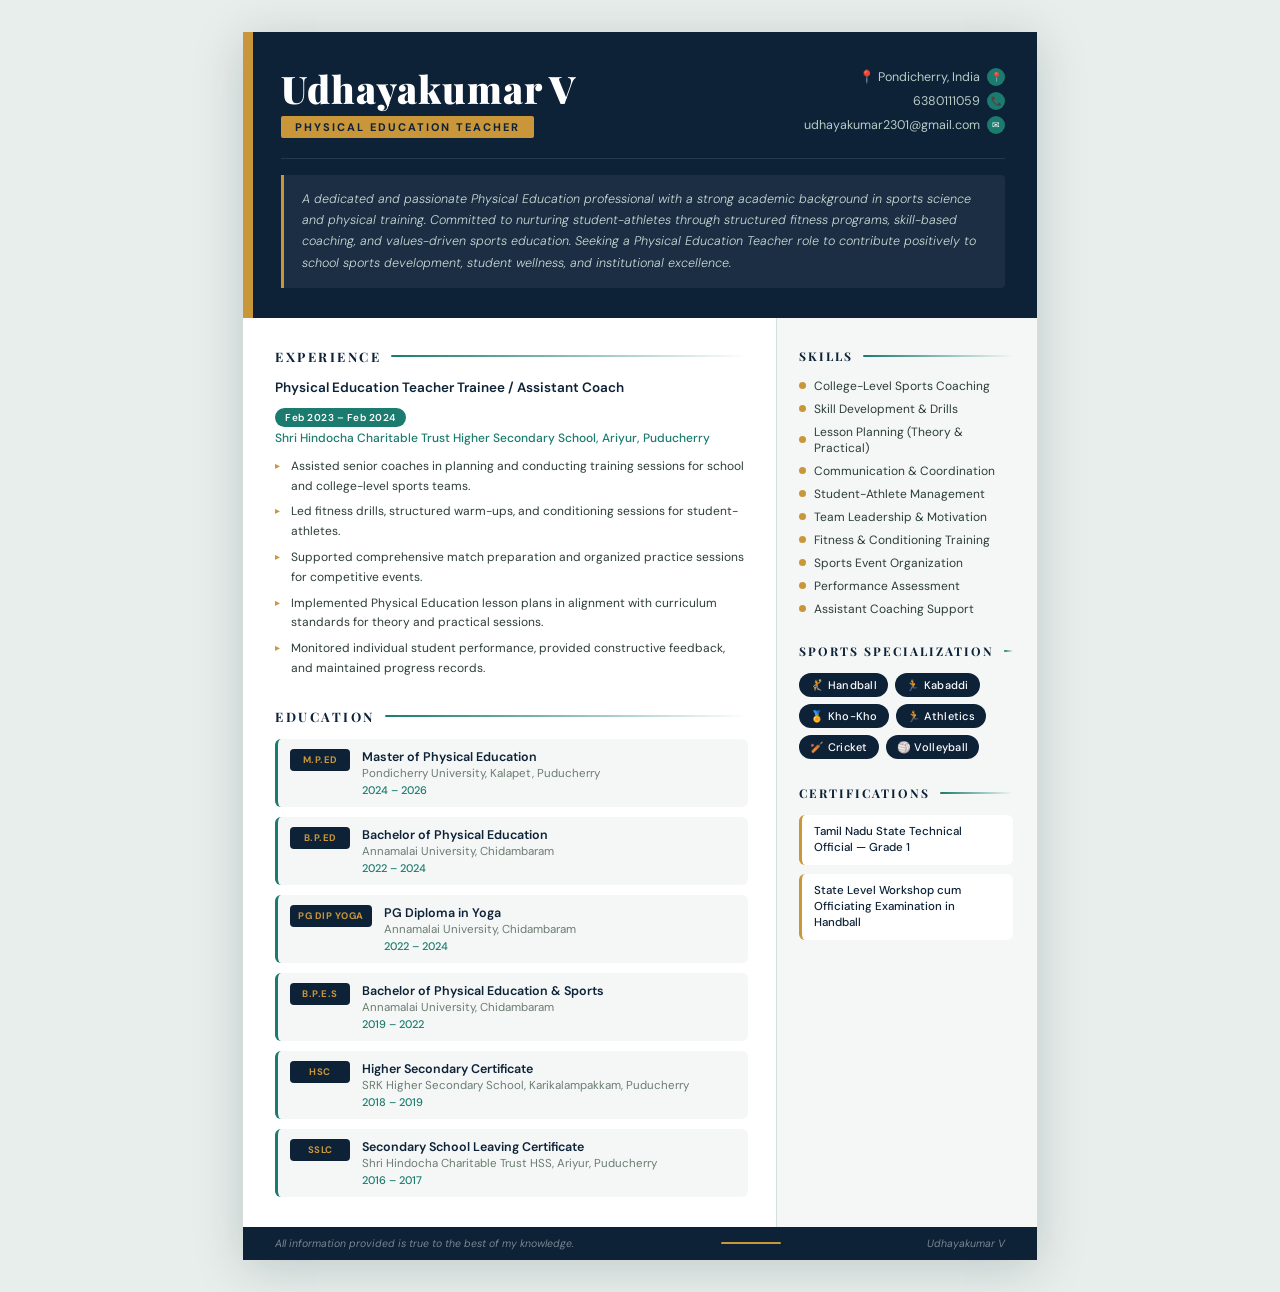
<file: index.html>
<!DOCTYPE html>
<html lang="en">
<head>
<meta charset="UTF-8" />
<meta name="viewport" content="width=device-width, initial-scale=1.0"/>
<title>Udhayakumar V – Resume</title>
<link href="https://fonts.googleapis.com/css2?family=Playfair+Display:wght@700;900&family=DM+Sans:wght@300;400;500;600&display=swap" rel="stylesheet"/>
<style>
  *, *::before, *::after { box-sizing: border-box; margin: 0; padding: 0; }

  :root {
    --navy: #0d2137;
    --teal: #1a7b6e;
    --gold: #c9963a;
    --light: #f4f7f6;
    --white: #ffffff;
    --text: #2c3e35;
    --muted: #6b7c72;
    --border: #d4e0da;
  }

  body {
    font-family: 'DM Sans', sans-serif;
    background: #e8eeeb;
    color: var(--text);
    min-height: 100vh;
    display: flex;
    justify-content: center;
    align-items: flex-start;
    padding: 32px 16px;
  }

  .page {
    width: 794px;
    max-width: 100%;
    background: var(--white);
    box-shadow: 0 8px 48px rgba(13,33,55,0.18);
    position: relative;
    overflow: hidden;
  }

  /* ── HEADER ── */
  .header {
    background: var(--navy);
    display: flex;
    align-items: stretch;
    gap: 0;
    position: relative;
  }

  .header-accent {
    width: 10px;
    background: var(--gold);
    flex-shrink: 0;
  }

  .header-body {
    padding: 36px 32px 30px 28px;
    flex: 1;
  }

  .header-top {
    display: flex;
    justify-content: space-between;
    align-items: flex-start;
    flex-wrap: wrap;
    gap: 12px;
  }

  .name-block h1 {
    font-family: 'Playfair Display', serif;
    font-size: 38px;
    font-weight: 900;
    color: var(--white);
    letter-spacing: 1px;
    line-height: 1.1;
  }

  .name-block .title-tag {
    margin-top: 6px;
    display: inline-block;
    background: var(--gold);
    color: var(--navy);
    font-size: 11px;
    font-weight: 700;
    letter-spacing: 2px;
    text-transform: uppercase;
    padding: 4px 14px;
    border-radius: 2px;
  }

  .contact-block {
    text-align: right;
    display: flex;
    flex-direction: column;
    gap: 6px;
    justify-content: center;
  }

  .contact-item {
    display: flex;
    align-items: center;
    gap: 7px;
    justify-content: flex-end;
    color: #b8ccc5;
    font-size: 12.5px;
    font-weight: 400;
  }

  .contact-item .ico {
    width: 18px;
    height: 18px;
    background: var(--teal);
    border-radius: 50%;
    display: flex;
    align-items: center;
    justify-content: center;
    font-size: 9px;
    color: white;
    flex-shrink: 0;
  }

  .header-divider {
    border: none;
    border-top: 1px solid rgba(255,255,255,0.1);
    margin: 20px 0 0;
  }

  .objective-box {
    margin-top: 16px;
    padding: 14px 18px;
    background: rgba(255,255,255,0.06);
    border-left: 3px solid var(--gold);
    border-radius: 0 4px 4px 0;
  }

  .objective-box p {
    color: #c8dbd5;
    font-size: 12.5px;
    font-weight: 300;
    line-height: 1.7;
    font-style: italic;
  }

  /* ── BODY ── */
  .body {
    display: grid;
    grid-template-columns: 1fr 260px;
    gap: 0;
  }

  /* LEFT MAIN */
  .main {
    padding: 30px 28px 30px 32px;
    border-right: 1px solid var(--border);
  }

  /* RIGHT SIDE */
  .side {
    padding: 30px 24px 30px 22px;
    background: var(--light);
  }

  /* ── SECTION ── */
  .section { margin-bottom: 26px; }
  .section:last-child { margin-bottom: 0; }

  .section-title {
    font-family: 'Playfair Display', serif;
    font-size: 13px;
    font-weight: 700;
    color: var(--navy);
    text-transform: uppercase;
    letter-spacing: 2.5px;
    display: flex;
    align-items: center;
    gap: 10px;
    margin-bottom: 14px;
  }

  .section-title::after {
    content: '';
    flex: 1;
    height: 2px;
    background: linear-gradient(to right, var(--teal), transparent);
    border-radius: 2px;
  }

  /* EXPERIENCE */
  .exp-item { margin-bottom: 18px; }
  .exp-item:last-child { margin-bottom: 0; }

  .exp-header {
    display: flex;
    justify-content: space-between;
    align-items: flex-start;
    gap: 12px;
    flex-wrap: wrap;
  }

  .exp-role {
    font-size: 13.5px;
    font-weight: 600;
    color: var(--navy);
  }

  .exp-period {
    background: var(--teal);
    color: white;
    font-size: 10px;
    font-weight: 600;
    padding: 3px 10px;
    border-radius: 20px;
    white-space: nowrap;
    letter-spacing: 0.5px;
  }

  .exp-org {
    font-size: 12px;
    color: var(--teal);
    font-weight: 500;
    margin: 3px 0 8px;
  }

  .exp-bullets { padding-left: 0; list-style: none; }

  .exp-bullets li {
    font-size: 12px;
    color: var(--text);
    line-height: 1.65;
    padding: 3px 0 3px 16px;
    position: relative;
    font-weight: 400;
  }

  .exp-bullets li::before {
    content: '▸';
    position: absolute;
    left: 0;
    color: var(--gold);
    font-size: 10px;
    top: 4px;
  }

  /* EDUCATION */
  .edu-grid { display: flex; flex-direction: column; gap: 10px; }

  .edu-item {
    display: flex;
    gap: 12px;
    align-items: flex-start;
    padding: 10px 12px;
    background: var(--light);
    border-radius: 6px;
    border-left: 3px solid var(--teal);
  }

  .edu-badge {
    background: var(--navy);
    color: var(--gold);
    font-size: 9.5px;
    font-weight: 700;
    padding: 5px 8px;
    border-radius: 4px;
    text-transform: uppercase;
    letter-spacing: 0.5px;
    white-space: nowrap;
    min-width: 60px;
    text-align: center;
    line-height: 1.3;
  }

  .edu-details .deg {
    font-size: 12.5px;
    font-weight: 600;
    color: var(--navy);
  }

  .edu-details .inst {
    font-size: 11.5px;
    color: var(--muted);
    margin-top: 1px;
  }

  .edu-details .yr {
    font-size: 11px;
    color: var(--teal);
    font-weight: 500;
    margin-top: 2px;
  }

  /* SIDE SECTIONS */
  .side .section-title {
    font-size: 12px;
    letter-spacing: 2px;
  }

  /* SKILLS */
  .skills-list { display: flex; flex-direction: column; gap: 7px; }

  .skill-item {
    display: flex;
    align-items: center;
    gap: 8px;
    font-size: 12px;
    color: var(--text);
    font-weight: 400;
  }

  .skill-dot {
    width: 7px;
    height: 7px;
    border-radius: 50%;
    background: var(--gold);
    flex-shrink: 0;
  }

  /* SPORTS */
  .sports-grid {
    display: flex;
    flex-wrap: wrap;
    gap: 7px;
  }

  .sport-tag {
    background: var(--navy);
    color: var(--white);
    font-size: 11px;
    font-weight: 500;
    padding: 5px 11px;
    border-radius: 20px;
    letter-spacing: 0.3px;
  }

  /* CERTIFICATIONS */
  .cert-list { display: flex; flex-direction: column; gap: 9px; }

  .cert-item {
    padding: 9px 12px;
    background: var(--white);
    border-radius: 6px;
    border-left: 3px solid var(--gold);
    font-size: 11.5px;
    font-weight: 500;
    color: var(--navy);
    line-height: 1.4;
  }

  /* FOOTER */
  .footer {
    background: var(--navy);
    padding: 10px 32px;
    display: flex;
    justify-content: space-between;
    align-items: center;
  }

  .footer p {
    font-size: 10.5px;
    color: rgba(255,255,255,0.45);
    font-style: italic;
  }

  .footer-line {
    width: 60px;
    height: 2px;
    background: var(--gold);
    border-radius: 2px;
  }

  /* PRINT */
  @media print {
    body { background: white; padding: 0; }
    .page { box-shadow: none; width: 100%; }
  }

  @media (max-width: 650px) {
    .body { grid-template-columns: 1fr; }
    .side { border-top: 1px solid var(--border); }
    .main { padding: 22px 18px; }
    .side { padding: 22px 18px; }
    .header-body { padding: 24px 18px 22px; }
    .name-block h1 { font-size: 28px; }
    .contact-block { text-align: left; }
    .contact-item { justify-content: flex-start; }
    .header-top { flex-direction: column; }
  }
</style>
</head>
<body>
<div class="page">

  <!-- HEADER -->
  <header class="header">
    <div class="header-accent"></div>
    <div class="header-body">
      <div class="header-top">
        <div class="name-block">
          <h1>Udhayakumar V</h1>
          <span class="title-tag">Physical Education Teacher</span>
        </div>
        <div class="contact-block">
          <div class="contact-item">
            <span>📍 Pondicherry, India</span>
            <span class="ico">📍</span>
          </div>
          <div class="contact-item">
            <span>6380111059</span>
            <span class="ico">📞</span>
          </div>
          <div class="contact-item">
            <span>udhayakumar2301@gmail.com</span>
            <span class="ico">✉</span>
          </div>
        </div>
      </div>
      <hr class="header-divider"/>
      <div class="objective-box">
        <p>A dedicated and passionate Physical Education professional with a strong academic background in sports science and physical training. Committed to nurturing student-athletes through structured fitness programs, skill-based coaching, and values-driven sports education. Seeking a Physical Education Teacher role to contribute positively to school sports development, student wellness, and institutional excellence.</p>
      </div>
    </div>
  </header>

  <!-- BODY -->
  <div class="body">

    <!-- MAIN LEFT -->
    <div class="main">

      <!-- EXPERIENCE -->
      <div class="section">
        <div class="section-title">Experience</div>
        <div class="exp-item">
          <div class="exp-header">
            <div class="exp-role">Physical Education Teacher Trainee / Assistant Coach</div>
            <span class="exp-period">Feb 2023 – Feb 2024</span>
          </div>
          <div class="exp-org">Shri Hindocha Charitable Trust Higher Secondary School, Ariyur, Puducherry</div>
          <ul class="exp-bullets">
            <li>Assisted senior coaches in planning and conducting training sessions for school and college-level sports teams.</li>
            <li>Led fitness drills, structured warm-ups, and conditioning sessions for student-athletes.</li>
            <li>Supported comprehensive match preparation and organized practice sessions for competitive events.</li>
            <li>Implemented Physical Education lesson plans in alignment with curriculum standards for theory and practical sessions.</li>
            <li>Monitored individual student performance, provided constructive feedback, and maintained progress records.</li>
          </ul>
        </div>
      </div>

      <!-- EDUCATION -->
      <div class="section">
        <div class="section-title">Education</div>
        <div class="edu-grid">

          <div class="edu-item">
            <div class="edu-badge">M.P.Ed</div>
            <div class="edu-details">
              <div class="deg">Master of Physical Education</div>
              <div class="inst">Pondicherry University, Kalapet, Puducherry</div>
              <div class="yr">2024 – 2026</div>
            </div>
          </div>

          <div class="edu-item">
            <div class="edu-badge">B.P.Ed</div>
            <div class="edu-details">
              <div class="deg">Bachelor of Physical Education</div>
              <div class="inst">Annamalai University, Chidambaram</div>
              <div class="yr">2022 – 2024</div>
            </div>
          </div>

          <div class="edu-item">
            <div class="edu-badge">PG Dip Yoga</div>
            <div class="edu-details">
              <div class="deg">PG Diploma in Yoga</div>
              <div class="inst">Annamalai University, Chidambaram</div>
              <div class="yr">2022 – 2024</div>
            </div>
          </div>

          <div class="edu-item">
            <div class="edu-badge">B.P.E.S</div>
            <div class="edu-details">
              <div class="deg">Bachelor of Physical Education & Sports</div>
              <div class="inst">Annamalai University, Chidambaram</div>
              <div class="yr">2019 – 2022</div>
            </div>
          </div>

          <div class="edu-item">
            <div class="edu-badge">HSC</div>
            <div class="edu-details">
              <div class="deg">Higher Secondary Certificate</div>
              <div class="inst">SRK Higher Secondary School, Karikalampakkam, Puducherry</div>
              <div class="yr">2018 – 2019</div>
            </div>
          </div>

          <div class="edu-item">
            <div class="edu-badge">SSLC</div>
            <div class="edu-details">
              <div class="deg">Secondary School Leaving Certificate</div>
              <div class="inst">Shri Hindocha Charitable Trust HSS, Ariyur, Puducherry</div>
              <div class="yr">2016 – 2017</div>
            </div>
          </div>

        </div>
      </div>

    </div>

    <!-- SIDE RIGHT -->
    <div class="side">

      <!-- SKILLS -->
      <div class="section">
        <div class="section-title">Skills</div>
        <div class="skills-list">
          <div class="skill-item"><span class="skill-dot"></span>College-Level Sports Coaching</div>
          <div class="skill-item"><span class="skill-dot"></span>Skill Development & Drills</div>
          <div class="skill-item"><span class="skill-dot"></span>Lesson Planning (Theory & Practical)</div>
          <div class="skill-item"><span class="skill-dot"></span>Communication & Coordination</div>
          <div class="skill-item"><span class="skill-dot"></span>Student-Athlete Management</div>
          <div class="skill-item"><span class="skill-dot"></span>Team Leadership & Motivation</div>
          <div class="skill-item"><span class="skill-dot"></span>Fitness & Conditioning Training</div>
          <div class="skill-item"><span class="skill-dot"></span>Sports Event Organization</div>
          <div class="skill-item"><span class="skill-dot"></span>Performance Assessment</div>
          <div class="skill-item"><span class="skill-dot"></span>Assistant Coaching Support</div>
        </div>
      </div>

      <!-- SPECIALIZATION -->
      <div class="section">
        <div class="section-title">Sports Specialization</div>
        <div class="sports-grid">
          <span class="sport-tag">🤾 Handball</span>
          <span class="sport-tag">🏃 Kabaddi</span>
          <span class="sport-tag">🏅 Kho-Kho</span>
          <span class="sport-tag">🏃 Athletics</span>
          <span class="sport-tag">🏏 Cricket</span>
          <span class="sport-tag">🏐 Volleyball</span>
        </div>
      </div>

      <!-- CERTIFICATIONS -->
      <div class="section">
        <div class="section-title">Certifications</div>
        <div class="cert-list">
          <div class="cert-item">Tamil Nadu State Technical Official — Grade 1</div>
          <div class="cert-item">State Level Workshop cum Officiating Examination in Handball</div>
        </div>
      </div>

    </div>
  </div>

  <!-- FOOTER -->
  <footer class="footer">
    <p>All information provided is true to the best of my knowledge.</p>
    <div class="footer-line"></div>
    <p>Udhayakumar V</p>
  </footer>

</div>
</body>
</html>
</file>
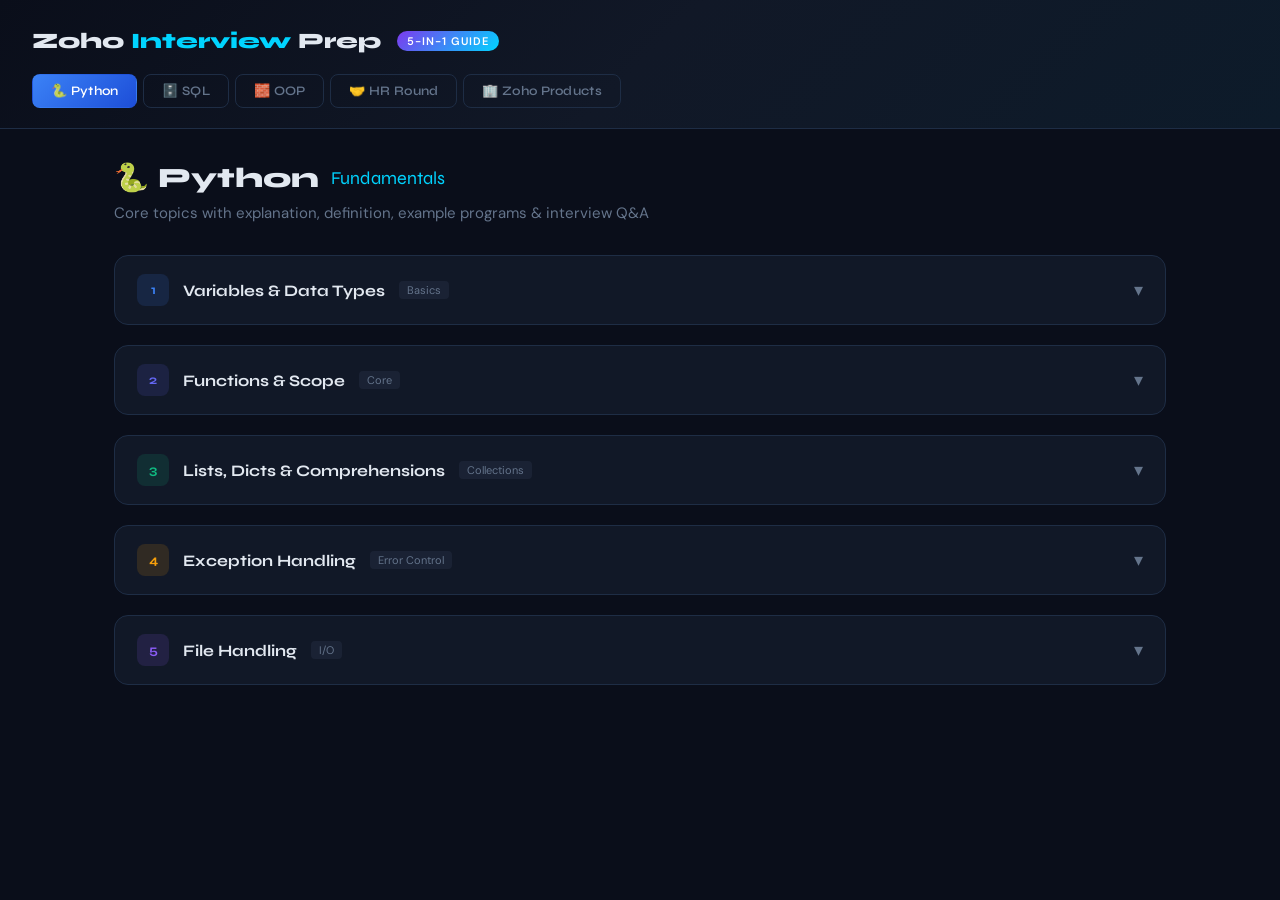
<file: indexs.html>
<!DOCTYPE html>
<html lang="en">
<head>
<meta charset="UTF-8">
<meta name="viewport" content="width=device-width, initial-scale=1.0">
<title>Zoho Interview Prep</title>
<link href="https://fonts.googleapis.com/css2?family=Syne:wght@400;600;700;800&family=JetBrains+Mono:wght@400;500&family=DM+Sans:ital,wght@0,300;0,400;0,500;1,400&display=swap" rel="stylesheet">
<style>
  :root {
    --bg: #0a0e1a;
    --surface: #111827;
    --surface2: #1a2234;
    --border: #1e2d45;
    --accent: #00d4ff;
    --accent2: #7c3aed;
    --accent3: #10b981;
    --accent4: #f59e0b;
    --accent5: #ef4444;
    --text: #e2e8f0;
    --muted: #64748b;
    --code-bg: #0d1117;
  }
  * { margin:0; padding:0; box-sizing:border-box; }
  body { font-family:'DM Sans',sans-serif; background:var(--bg); color:var(--text); min-height:100vh; }

  /* HEADER */
  .header {
    background: linear-gradient(135deg, #0a0e1a 0%, #111827 50%, #0d1b2a 100%);
    border-bottom: 1px solid var(--border);
    padding: 28px 32px 20px;
    position: sticky; top:0; z-index:100;
    backdrop-filter: blur(12px);
  }
  .header-top { display:flex; align-items:center; gap:16px; margin-bottom:20px; }
  .logo { font-family:'Syne',sans-serif; font-size:22px; font-weight:800; }
  .logo span { color:var(--accent); }
  .badge { background: linear-gradient(135deg,#7c3aed,#00d4ff); color:#fff; font-size:11px; font-weight:600; padding:3px 10px; border-radius:20px; letter-spacing:1px; }

  /* TABS */
  .tabs { display:flex; gap:6px; flex-wrap:wrap; }
  .tab {
    font-family:'Syne',sans-serif; font-size:13px; font-weight:600;
    padding:8px 18px; border-radius:8px; cursor:pointer; border:1px solid var(--border);
    background:transparent; color:var(--muted); transition:all 0.2s; letter-spacing:0.3px;
  }
  .tab:hover { border-color:var(--accent); color:var(--accent); }
  .tab.active { color:#fff; border-color:transparent; }
  .tab[data-tab="python"].active { background: linear-gradient(135deg,#3b82f6,#1d4ed8); }
  .tab[data-tab="sql"].active { background: linear-gradient(135deg,#10b981,#047857); }
  .tab[data-tab="oops"].active { background: linear-gradient(135deg,#f59e0b,#d97706); }
  .tab[data-tab="hr"].active { background: linear-gradient(135deg,#ec4899,#be185d); }
  .tab[data-tab="zoho"].active { background: linear-gradient(135deg,#7c3aed,#5b21b6); }

  /* MAIN */
  .main { max-width:1100px; margin:0 auto; padding:32px 24px; }
  .section { display:none; }
  .section.active { display:block; animation: fadeUp 0.35s ease; }
  @keyframes fadeUp { from { opacity:0; transform:translateY(14px); } to { opacity:1; transform:translateY(0); } }

  .section-title {
    font-family:'Syne',sans-serif; font-size:28px; font-weight:800;
    margin-bottom:8px; display:flex; align-items:center; gap:12px;
  }
  .section-sub { color:var(--muted); margin-bottom:32px; font-size:15px; }

  /* TOPIC CARDS */
  .topics-grid { display:grid; gap:20px; }
  .topic-card {
    background:var(--surface); border:1px solid var(--border);
    border-radius:14px; overflow:hidden; transition:border-color 0.2s;
  }
  .topic-card:hover { border-color:var(--accent); }

  .topic-header {
    display:flex; align-items:center; justify-content:space-between;
    padding:18px 22px; cursor:pointer; user-select:none;
  }
  .topic-header-left { display:flex; align-items:center; gap:14px; }
  .topic-num {
    width:32px; height:32px; border-radius:8px; display:flex; align-items:center;
    justify-content:center; font-family:'Syne',sans-serif; font-weight:700; font-size:13px;
    flex-shrink:0;
  }
  .topic-name { font-family:'Syne',sans-serif; font-weight:700; font-size:16px; }
  .topic-tag { font-size:11px; color:var(--muted); background:var(--surface2); padding:2px 8px; border-radius:4px; }
  .chevron { color:var(--muted); transition:transform 0.25s; font-size:18px; }
  .topic-card.open .chevron { transform:rotate(180deg); }

  .topic-body { display:none; border-top:1px solid var(--border); }
  .topic-card.open .topic-body { display:block; }

  /* INNER TABS */
  .inner-tabs { display:flex; border-bottom:1px solid var(--border); background:var(--surface2); }
  .inner-tab {
    flex:1; text-align:center; padding:12px 8px; font-size:12px; font-weight:600;
    cursor:pointer; color:var(--muted); border-bottom:2px solid transparent;
    transition:all 0.2s; font-family:'Syne',sans-serif; letter-spacing:0.3px;
  }
  .inner-tab.active { color:var(--accent); border-bottom-color:var(--accent); background:transparent; }

  .inner-panel { display:none; padding:22px; }
  .inner-panel.active { display:block; }

  /* EXPLANATION BOX */
  .explain-box {
    background:var(--surface2); border-left:3px solid var(--accent);
    border-radius:0 10px 10px 0; padding:16px 20px; margin-bottom:16px;
    line-height:1.75; font-size:14.5px;
  }
  .explain-box.green { border-left-color:var(--accent3); }
  .explain-box.yellow { border-left-color:var(--accent4); }
  .explain-box.purple { border-left-color:var(--accent2); }

  /* DEF BOX */
  .def-box {
    background: linear-gradient(135deg, rgba(0,212,255,0.06), rgba(124,58,237,0.06));
    border:1px solid rgba(0,212,255,0.2); border-radius:10px;
    padding:14px 18px; margin-bottom:16px; font-size:14px; line-height:1.7;
  }
  .def-label {
    font-family:'Syne',sans-serif; font-size:11px; font-weight:700;
    color:var(--accent); text-transform:uppercase; letter-spacing:1px; margin-bottom:6px;
  }

  /* CODE */
  pre {
    background:var(--code-bg); border:1px solid var(--border);
    border-radius:10px; padding:16px 18px; overflow-x:auto;
    font-family:'JetBrains Mono',monospace; font-size:13px; line-height:1.7;
    margin-bottom:14px; position:relative;
  }
  .code-label {
    font-family:'JetBrains Mono',monospace; font-size:10px;
    background:var(--accent); color:#000; font-weight:700;
    padding:2px 8px; border-radius:3px; display:inline-block; margin-bottom:8px;
  }
  .kw { color:#ff7b72; }
  .fn { color:#d2a8ff; }
  .str { color:#a5f3fc; }
  .cm { color:#6e7681; font-style:italic; }
  .num { color:#f59e0b; }
  .cls { color:#ffa657; }

  /* QNA */
  .qna-item { margin-bottom:20px; border:1px solid var(--border); border-radius:10px; overflow:hidden; }
  .qna-q {
    background:var(--surface2); padding:14px 18px;
    font-weight:600; font-size:14px; display:flex; gap:10px; align-items:flex-start;
  }
  .q-badge {
    background:var(--accent); color:#000; font-family:'Syne',sans-serif;
    font-size:11px; font-weight:800; padding:2px 7px; border-radius:4px; flex-shrink:0; margin-top:1px;
  }
  .qna-a { padding:14px 18px; font-size:14px; line-height:1.75; color:#cbd5e1; }
  .qna-a strong { color:var(--text); }

  /* HR SECTION */
  .hr-card { background:var(--surface); border:1px solid var(--border); border-radius:12px; margin-bottom:18px; overflow:hidden; }
  .hr-q { background:linear-gradient(135deg,rgba(236,72,153,0.1),rgba(190,24,93,0.05)); padding:16px 20px; font-weight:600; font-size:15px; border-bottom:1px solid var(--border); display:flex; gap:10px; }
  .hr-badge { background:#ec4899; color:#fff; font-size:11px; font-weight:700; padding:2px 8px; border-radius:4px; flex-shrink:0; }
  .hr-a { padding:16px 20px; font-size:14px; line-height:1.8; color:#cbd5e1; }
  .tip-box { background:rgba(16,185,129,0.08); border:1px solid rgba(16,185,129,0.2); border-radius:8px; padding:10px 14px; margin-top:10px; font-size:13px; }
  .tip-label { color:var(--accent3); font-weight:700; font-size:11px; letter-spacing:0.5px; }

  /* ZOHO PRODUCTS */
  .products-grid { display:grid; grid-template-columns: repeat(auto-fill, minmax(280px,1fr)); gap:16px; margin-bottom:28px; }
  .product-pill {
    background:var(--surface); border:1px solid var(--border);
    border-radius:12px; padding:16px 18px; cursor:pointer;
    transition:all 0.2s; display:flex; align-items:center; gap:14px;
  }
  .product-pill:hover, .product-pill.selected { border-color:var(--accent2); background:rgba(124,58,237,0.08); }
  .product-icon { font-size:26px; width:42px; height:42px; display:flex; align-items:center; justify-content:center; background:var(--surface2); border-radius:10px; }
  .product-info { flex:1; }
  .product-name { font-family:'Syne',sans-serif; font-weight:700; font-size:15px; }
  .product-cat { font-size:11px; color:var(--muted); margin-top:2px; }

  .zoho-detail { display:none; }
  .zoho-detail.active { display:block; animation: fadeUp 0.3s ease; }

  .zoho-hero {
    background: linear-gradient(135deg, rgba(124,58,237,0.15), rgba(0,212,255,0.08));
    border:1px solid rgba(124,58,237,0.3); border-radius:14px;
    padding:24px 28px; margin-bottom:24px;
    display:flex; align-items:center; gap:20px;
  }
  .zoho-hero-icon { font-size:48px; }
  .zoho-hero-title { font-family:'Syne',sans-serif; font-size:24px; font-weight:800; }
  .zoho-hero-sub { color:var(--muted); font-size:14px; margin-top:4px; }

  .feature-grid { display:grid; grid-template-columns:repeat(auto-fill,minmax(200px,1fr)); gap:12px; margin:16px 0; }
  .feature-chip { background:var(--surface2); border:1px solid var(--border); border-radius:8px; padding:10px 14px; font-size:13px; display:flex; gap:8px; align-items:center; }
  .feature-chip span { font-size:16px; }

  .level-badge { display:inline-block; font-size:11px; font-weight:700; padding:3px 10px; border-radius:20px; margin-right:6px; margin-bottom:8px; }
  .l-basic { background:rgba(16,185,129,0.15); color:var(--accent3); border:1px solid rgba(16,185,129,0.3); }
  .l-mid { background:rgba(245,158,11,0.15); color:var(--accent4); border:1px solid rgba(245,158,11,0.3); }
  .l-deep { background:rgba(239,68,68,0.15); color:var(--accent5); border:1px solid rgba(239,68,68,0.3); }

  h4 { font-family:'Syne',sans-serif; font-weight:700; font-size:15px; margin:20px 0 10px; color:var(--accent); }
  h5 { font-family:'Syne',sans-serif; font-weight:700; font-size:13px; margin:14px 0 8px; color:var(--accent4); }
  ul { padding-left:18px; }
  li { font-size:14px; line-height:1.75; color:#cbd5e1; margin-bottom:4px; }
  strong { color:#e2e8f0; }

  .back-btn { background:var(--surface2); border:1px solid var(--border); color:var(--text); padding:8px 16px; border-radius:8px; cursor:pointer; font-family:'Syne',sans-serif; font-weight:600; font-size:13px; margin-bottom:20px; display:inline-flex; align-items:center; gap:6px; }
  .back-btn:hover { border-color:var(--accent); color:var(--accent); }

  .progress-bar { height:3px; background:var(--border); border-radius:2px; margin-bottom:28px; }
  .progress-fill { height:100%; border-radius:2px; background:linear-gradient(90deg,var(--accent),var(--accent2)); width:0; transition:width 0.5s; }

  @media(max-width:600px) {
    .header { padding:18px 16px 14px; }
    .main { padding:20px 14px; }
    .tab { padding:6px 12px; font-size:12px; }
    .products-grid { grid-template-columns:1fr; }
    .feature-grid { grid-template-columns:1fr 1fr; }
  }
</style>
</head>
<body>

<div class="header">
  <div class="header-top">
    <div class="logo">Zoho <span>Interview</span> Prep</div>
    <div class="badge">5-IN-1 GUIDE</div>
  </div>
  <div class="tabs">
    <button class="tab active" data-tab="python">🐍 Python</button>
    <button class="tab" data-tab="sql">🗄️ SQL</button>
    <button class="tab" data-tab="oops">🧱 OOP</button>
    <button class="tab" data-tab="hr">🤝 HR Round</button>
    <button class="tab" data-tab="zoho">🏢 Zoho Products</button>
  </div>
</div>

<div class="main">

<!-- ==================== PYTHON ==================== -->
<div class="section active" id="python">
  <div class="section-title">🐍 Python <span style="color:var(--accent);font-size:18px;font-weight:400">Fundamentals</span></div>
  <div class="section-sub">Core topics with explanation, definition, example programs & interview Q&A</div>
  <div class="topics-grid" id="python-topics"></div>
</div>

<!-- ==================== SQL ==================== -->
<div class="section" id="sql">
  <div class="section-title">🗄️ SQL <span style="color:var(--accent3);font-size:18px;font-weight:400">Essentials</span></div>
  <div class="section-sub">Topic explanations, definitions, queries, and interview-style Q&A</div>
  <div class="topics-grid" id="sql-topics"></div>
</div>

<!-- ==================== OOPS ==================== -->
<div class="section" id="oops">
  <div class="section-title">🧱 Object-Oriented <span style="color:var(--accent4);font-size:18px;font-weight:400">Programming</span></div>
  <div class="section-sub">OOP concepts with real examples and interview answers</div>
  <div class="topics-grid" id="oops-topics"></div>
</div>

<!-- ==================== HR ==================== -->
<div class="section" id="hr">
  <div class="section-title">🤝 HR Round <span style="color:#ec4899;font-size:18px;font-weight:400">Preparation</span></div>
  <div class="section-sub">Personal questions + Discussion topics with ideal interview-style answers</div>
  <div id="hr-content"></div>
</div>

<!-- ==================== ZOHO ==================== -->
<div class="section" id="zoho">
  <div class="section-title">🏢 Zoho <span style="color:var(--accent2);font-size:18px;font-weight:400">Products</span></div>
  <div class="section-sub">Deep dive into Zoho's product suite — from basics to advanced, with interview Q&A</div>
  <div id="zoho-list">
    <div style="margin-bottom:12px;font-family:'Syne',sans-serif;font-weight:700;font-size:13px;color:var(--accent);text-transform:uppercase;letter-spacing:1px;">🎯 Your Main Task Products</div>
    <div class="products-grid" id="main-products"></div>
    <div style="margin-bottom:12px;margin-top:24px;font-family:'Syne',sans-serif;font-weight:700;font-size:13px;color:var(--muted);text-transform:uppercase;letter-spacing:1px;">📦 Extra Zoho Products</div>
    <div class="products-grid" id="extra-products"></div>
  </div>
  <div id="zoho-detail-area"></div>
</div>

</div><!-- /main -->

<script>
// ================================================================
// DATA
// ================================================================

const pythonTopics = [
  {
    name:"Variables & Data Types",tag:"Basics",color:"#3b82f6",
    explain:`Python is a dynamically typed language. You don't need to declare the type of a variable — Python figures it out automatically at runtime.
Variables are just names pointing to objects in memory. Python has built-in data types like <strong>int, float, str, bool, list, tuple, dict, set</strong>.`,
    def:`A variable is a named reference to a value stored in memory. Data type defines what kind of value it holds and what operations can be performed on it.`,
    code:`<span class="cm"># Basic variable assignment</span>
name = <span class="str">"Ravi"</span>        <span class="cm"># str</span>
age = <span class="num">22</span>             <span class="cm"># int</span>
salary = <span class="num">35000.50</span>     <span class="cm"># float</span>
is_placed = <span class="kw">True</span>      <span class="cm"># bool</span>

<span class="cm"># Check type</span>
<span class="fn">print</span>(<span class="fn">type</span>(name))     <span class="cm"># &lt;class 'str'&gt;</span>
<span class="fn">print</span>(<span class="fn">type</span>(age))      <span class="cm"># &lt;class 'int'&gt;</span>

<span class="cm"># Multiple assignment</span>
x, y, z = <span class="num">1</span>, <span class="num">2</span>, <span class="num">3</span>
<span class="fn">print</span>(x, y, z)       <span class="cm"># 1 2 3</span>`,
    qna:[
      {q:"What is the difference between list and tuple?",a:"<strong>List</strong> is mutable (can be changed after creation) — you can add, remove, or modify elements. <strong>Tuple</strong> is immutable (cannot be changed). Lists use square brackets [], tuples use parentheses (). Use tuple when data should not change — like coordinates or config values."},
      {q:"What is dynamic typing in Python?",a:"In Python, you don't declare the type of a variable. The type is determined at runtime based on the value assigned. For example, x = 5 makes x an integer, but if you later do x = 'hello', x becomes a string. This is called dynamic typing."}
    ]
  },
  {
    name:"Functions & Scope",tag:"Core",color:"#6366f1",
    explain:`Functions in Python are defined using the <strong>def</strong> keyword. They allow code reuse. Python follows the <strong>LEGB rule</strong> for scope — Local → Enclosing → Global → Built-in. 
A function can have default arguments, *args (variable positional), and **kwargs (variable keyword arguments).`,
    def:`A function is a block of reusable code that performs a specific task. Scope defines where a variable is accessible in the code.`,
    code:`<span class="kw">def</span> <span class="fn">greet</span>(name, greeting=<span class="str">"Hello"</span>):
    <span class="str">"""Returns a greeting message"""</span>
    <span class="kw">return</span> <span class="fn">f</span><span class="str">"{greeting}, {name}!"</span>

<span class="fn">print</span>(<span class="fn">greet</span>(<span class="str">"Ravi"</span>))          <span class="cm"># Hello, Ravi!</span>
<span class="fn">print</span>(<span class="fn">greet</span>(<span class="str">"Priya"</span>, <span class="str">"Hi"</span>))  <span class="cm"># Hi, Priya!</span>

<span class="cm"># *args example</span>
<span class="kw">def</span> <span class="fn">total</span>(*numbers):
    <span class="kw">return</span> <span class="fn">sum</span>(numbers)

<span class="fn">print</span>(<span class="fn">total</span>(<span class="num">1</span>,<span class="num">2</span>,<span class="num">3</span>,<span class="num">4</span>))  <span class="cm"># 10</span>`,
    qna:[
      {q:"What is the difference between *args and **kwargs?",a:"<strong>*args</strong> collects extra positional arguments as a tuple. <strong>**kwargs</strong> collects extra keyword arguments as a dictionary. Use *args when you don't know how many positional values will be passed, and **kwargs for named parameters. Example: def func(*args, **kwargs)."},
      {q:"What is a lambda function?",a:"A lambda is an anonymous (nameless) single-line function. Syntax: <code>lambda arguments: expression</code>. Example: <code>square = lambda x: x*x</code>. Used for short operations — commonly with map(), filter(), sorted(). For complex logic, prefer regular def functions."}
    ]
  },
  {
    name:"Lists, Dicts & Comprehensions",tag:"Collections",color:"#10b981",
    explain:`Python's built-in collections are very powerful. <strong>List</strong> stores ordered items. <strong>Dict</strong> stores key-value pairs. <strong>Set</strong> stores unique unordered items.
<strong>List comprehensions</strong> provide a short, readable way to create lists. They are faster than regular for loops.`,
    def:`A list is an ordered, mutable collection. A dictionary maps unique keys to values. Comprehension is a concise syntax to build collections using an expression and a loop.`,
    code:`<span class="cm"># List comprehension</span>
squares = [x**<span class="num">2</span> <span class="kw">for</span> x <span class="kw">in</span> <span class="fn">range</span>(<span class="num">1</span>,<span class="num">6</span>)]
<span class="fn">print</span>(squares)  <span class="cm"># [1, 4, 9, 16, 25]</span>

<span class="cm"># Dict comprehension</span>
students = {<span class="str">"Ravi"</span>:<span class="num">85</span>, <span class="str">"Priya"</span>:<span class="num">92</span>, <span class="str">"Sam"</span>:<span class="num">78</span>}
passed = {k:v <span class="kw">for</span> k,v <span class="kw">in</span> students.items() <span class="kw">if</span> v >= <span class="num">80</span>}
<span class="fn">print</span>(passed)  <span class="cm"># {'Ravi': 85, 'Priya': 92}</span>

<span class="cm"># Filter even numbers</span>
evens = [x <span class="kw">for</span> x <span class="kw">in</span> <span class="fn">range</span>(<span class="num">10</span>) <span class="kw">if</span> x % <span class="num">2</span> == <span class="num">0</span>]`,
    qna:[
      {q:"What is the difference between append() and extend() in a list?",a:"<strong>append()</strong> adds a single element to the end of a list. <strong>extend()</strong> adds all elements from an iterable. Example: lst.append([1,2]) adds the list as one element; lst.extend([1,2]) adds 1 and 2 separately as two elements."},
      {q:"How are dictionaries ordered in Python?",a:"From Python 3.7 onwards, dictionaries maintain insertion order. So when you iterate over a dict, items come out in the order they were inserted. Before 3.7, dicts were unordered. This is now a guaranteed language feature, not just an implementation detail."}
    ]
  },
  {
    name:"Exception Handling",tag:"Error Control",color:"#f59e0b",
    explain:`Errors in Python are called <strong>Exceptions</strong>. If not handled, they crash the program. Python provides <strong>try-except-else-finally</strong> blocks to handle exceptions gracefully.
Common exceptions: ValueError, TypeError, KeyError, IndexError, ZeroDivisionError, FileNotFoundError.`,
    def:`Exception handling is a mechanism to catch and respond to runtime errors without stopping the program. It separates normal code from error-handling code.`,
    code:`<span class="kw">def</span> <span class="fn">divide</span>(a, b):
    <span class="kw">try</span>:
        result = a / b
    <span class="kw">except</span> <span class="cls">ZeroDivisionError</span>:
        <span class="kw">return</span> <span class="str">"Error: Cannot divide by zero"</span>
    <span class="kw">except</span> <span class="cls">TypeError</span>:
        <span class="kw">return</span> <span class="str">"Error: Invalid input type"</span>
    <span class="kw">else</span>:
        <span class="kw">return</span> result
    <span class="kw">finally</span>:
        <span class="fn">print</span>(<span class="str">"Execution complete"</span>)

<span class="fn">print</span>(<span class="fn">divide</span>(<span class="num">10</span>, <span class="num">2</span>))   <span class="cm"># 5.0</span>
<span class="fn">print</span>(<span class="fn">divide</span>(<span class="num">10</span>, <span class="num">0</span>))   <span class="cm"># Error: Cannot divide by zero</span>`,
    qna:[
      {q:"What is the use of 'finally' block in exception handling?",a:"The <strong>finally</strong> block always executes regardless of whether an exception occurred or not. It's used for cleanup operations — like closing a file or database connection. Even if there's a return statement in try or except, finally still runs."},
      {q:"How do you create a custom exception in Python?",a:"You create a custom exception by creating a class that inherits from the built-in <code>Exception</code> class. Example: <code>class AgeError(Exception): pass</code>. Then raise it with <code>raise AgeError('Age cannot be negative')</code>. This helps make your error messages more specific and meaningful."}
    ]
  },
  {
    name:"File Handling",tag:"I/O",color:"#8b5cf6",
    explain:`Python can read and write files using the built-in <strong>open()</strong> function. Modes: <strong>r</strong> (read), <strong>w</strong> (write), <strong>a</strong> (append), <strong>rb/wb</strong> (binary).
The <strong>with</strong> statement is the best practice — it automatically closes the file even if an error occurs.`,
    def:`File handling allows programs to read data from and write data to files on disk, enabling data persistence beyond program execution.`,
    code:`<span class="cm"># Writing to a file</span>
<span class="kw">with</span> <span class="fn">open</span>(<span class="str">"students.txt"</span>, <span class="str">"w"</span>) <span class="kw">as</span> f:
    f.<span class="fn">write</span>(<span class="str">"Ravi\n"</span>)
    f.<span class="fn">write</span>(<span class="str">"Priya\n"</span>)

<span class="cm"># Reading from a file</span>
<span class="kw">with</span> <span class="fn">open</span>(<span class="str">"students.txt"</span>, <span class="str">"r"</span>) <span class="kw">as</span> f:
    <span class="kw">for</span> line <span class="kw">in</span> f:
        <span class="fn">print</span>(line.<span class="fn">strip</span>())

<span class="cm"># Read all lines as list</span>
<span class="kw">with</span> <span class="fn">open</span>(<span class="str">"students.txt"</span>) <span class="kw">as</span> f:
    lines = f.<span class="fn">readlines</span>()
    <span class="fn">print</span>(lines)`,
    qna:[
      {q:"Why should we use 'with' statement for file handling?",a:"The <strong>with</strong> statement ensures the file is properly closed after the block ends, even if an exception occurs. Without it, you have to manually call file.close(), and if an error occurs before that line, the file stays open — wasting memory and causing issues. 'with' is cleaner and safer."},
      {q:"What is the difference between read(), readline(), and readlines()?",a:"<strong>read()</strong> reads the entire file as a single string. <strong>readline()</strong> reads one line at a time. <strong>readlines()</strong> reads all lines and returns them as a list of strings. For large files, readline() or iterating line-by-line with a for loop is memory efficient."}
    ]
  },
];

const sqlTopics = [
  {
    name:"SELECT, WHERE & Filtering",tag:"Basics",color:"#10b981",
    explain:`The <strong>SELECT</strong> statement retrieves data from a table. <strong>WHERE</strong> filters rows based on a condition. You can use <strong>AND, OR, NOT</strong> to combine conditions, and <strong>LIKE</strong> for pattern matching, <strong>IN</strong> for multiple values, <strong>BETWEEN</strong> for ranges.`,
    def:`SELECT is the fundamental SQL command used to query data. WHERE clause filters which rows to return based on conditions.`,
    code:`<span class="cm">-- Get all employees in Chennai</span>
<span class="kw">SELECT</span> name, salary, department
<span class="kw">FROM</span> employees
<span class="kw">WHERE</span> city = <span class="str">'Chennai'</span>
  <span class="kw">AND</span> salary > <span class="num">30000</span>;

<span class="cm">-- Pattern matching</span>
<span class="kw">SELECT</span> * <span class="kw">FROM</span> employees
<span class="kw">WHERE</span> name <span class="kw">LIKE</span> <span class="str">'R%'</span>;  <span class="cm">-- names starting with R</span>

<span class="cm">-- IN and BETWEEN</span>
<span class="kw">SELECT</span> * <span class="kw">FROM</span> employees
<span class="kw">WHERE</span> department <span class="kw">IN</span> (<span class="str">'HR'</span>, <span class="str">'IT'</span>)
  <span class="kw">AND</span> salary <span class="kw">BETWEEN</span> <span class="num">20000</span> <span class="kw">AND</span> <span class="num">50000</span>;`,
    qna:[
      {q:"What is the difference between WHERE and HAVING?",a:"<strong>WHERE</strong> filters rows before aggregation — it works on individual rows. <strong>HAVING</strong> filters groups after a GROUP BY aggregation. Example: WHERE salary > 30000 filters individual rows. HAVING COUNT(*) > 5 filters after grouping. You cannot use aggregate functions like SUM or COUNT in WHERE."},
      {q:"What does LIKE '%a%' mean?",a:"It matches any string that contains the letter 'a' anywhere. The % symbol is a wildcard for zero or more characters. So 'Ravi', 'Priya', 'Karthik' all match. If you use 'a%', it matches strings that start with 'a'. '%a' matches strings ending with 'a'."}
    ]
  },
  {
    name:"JOINs",tag:"Relations",color:"#3b82f6",
    explain:`JOINs combine rows from two or more tables based on a related column. Types:
<strong>INNER JOIN</strong> – only matching rows from both tables.
<strong>LEFT JOIN</strong> – all rows from left table + matching from right.
<strong>RIGHT JOIN</strong> – all rows from right + matching from left.
<strong>FULL JOIN</strong> – all rows from both tables.`,
    def:`A JOIN is a SQL operation that combines columns from two tables based on a related field (usually a foreign key relationship).`,
    code:`<span class="cm">-- INNER JOIN: only matched records</span>
<span class="kw">SELECT</span> e.name, d.dept_name
<span class="kw">FROM</span> employees e
<span class="kw">INNER JOIN</span> departments d
  <span class="kw">ON</span> e.dept_id = d.id;

<span class="cm">-- LEFT JOIN: all employees, even without dept</span>
<span class="kw">SELECT</span> e.name, d.dept_name
<span class="kw">FROM</span> employees e
<span class="kw">LEFT JOIN</span> departments d
  <span class="kw">ON</span> e.dept_id = d.id;

<span class="cm">-- Self JOIN: find employees with same manager</span>
<span class="kw">SELECT</span> a.name <span class="kw">AS</span> emp, b.name <span class="kw">AS</span> manager
<span class="kw">FROM</span> employees a
<span class="kw">JOIN</span> employees b <span class="kw">ON</span> a.manager_id = b.id;`,
    qna:[
      {q:"What is the difference between INNER JOIN and LEFT JOIN?",a:"<strong>INNER JOIN</strong> returns only the rows where there is a match in both tables. If an employee has no department, they won't appear. <strong>LEFT JOIN</strong> returns all rows from the left table and the matched rows from the right. If no match, right side shows NULL. Use LEFT JOIN when you want to keep all records from the main table."},
      {q:"Can you join a table to itself? When would you do that?",a:"Yes — it's called a <strong>Self Join</strong>. You use it when a table has a relationship with itself. The most common example is an employee table where each employee has a manager_id that refers to another employee in the same table. You join the table to itself with different aliases (e.g., e and m) to get employee and manager names."}
    ]
  },
  {
    name:"GROUP BY & Aggregate Functions",tag:"Analytics",color:"#f59e0b",
    explain:`Aggregate functions perform calculations across a set of rows: <strong>COUNT, SUM, AVG, MAX, MIN</strong>.
<strong>GROUP BY</strong> groups rows sharing the same value so aggregates apply per group.
<strong>ORDER BY</strong> sorts the result. <strong>HAVING</strong> filters groups.`,
    def:`Aggregate functions reduce multiple rows to a single value. GROUP BY partitions data into groups so aggregates apply per group rather than the whole table.`,
    code:`<span class="cm">-- Count employees per department</span>
<span class="kw">SELECT</span> department,
       <span class="fn">COUNT</span>(*) <span class="kw">AS</span> total_emp,
       <span class="fn">AVG</span>(salary) <span class="kw">AS</span> avg_salary,
       <span class="fn">MAX</span>(salary) <span class="kw">AS</span> top_salary
<span class="kw">FROM</span> employees
<span class="kw">GROUP BY</span> department;

<span class="cm">-- Departments with more than 5 employees</span>
<span class="kw">SELECT</span> department, <span class="fn">COUNT</span>(*) <span class="kw">AS</span> cnt
<span class="kw">FROM</span> employees
<span class="kw">GROUP BY</span> department
<span class="kw">HAVING</span> <span class="fn">COUNT</span>(*) > <span class="num">5</span>
<span class="kw">ORDER BY</span> cnt <span class="kw">DESC</span>;`,
    qna:[
      {q:"What is the order of execution of a SQL query?",a:"SQL executes in this order: <strong>FROM → JOIN → WHERE → GROUP BY → HAVING → SELECT → ORDER BY → LIMIT</strong>. This is why you can't use a SELECT alias in WHERE (WHERE runs before SELECT is evaluated), but you can use it in ORDER BY. Understanding this order helps debug complex queries."},
      {q:"Find the second highest salary in a table.",a:"Use: <code>SELECT MAX(salary) FROM employees WHERE salary < (SELECT MAX(salary) FROM employees);</code> Or using LIMIT: <code>SELECT salary FROM employees ORDER BY salary DESC LIMIT 1 OFFSET 1;</code> The subquery approach is more portable across databases."}
    ]
  },
  {
    name:"Subqueries & Indexes",tag:"Advanced",color:"#ef4444",
    explain:`A <strong>subquery</strong> is a query nested inside another query. It can appear in SELECT, FROM, or WHERE clauses.
<strong>Indexes</strong> are database objects that speed up data retrieval. Like a book's index — instead of reading every page, you jump to the right location.`,
    def:`A subquery is an inner query used inside another SQL statement. An index is a data structure that improves the speed of data retrieval operations on a database table.`,
    code:`<span class="cm">-- Subquery in WHERE: employees with above avg salary</span>
<span class="kw">SELECT</span> name, salary
<span class="kw">FROM</span> employees
<span class="kw">WHERE</span> salary > (<span class="kw">SELECT</span> <span class="fn">AVG</span>(salary) <span class="kw">FROM</span> employees);

<span class="cm">-- Subquery in FROM (derived table)</span>
<span class="kw">SELECT</span> dept, avg_sal
<span class="kw">FROM</span> (<span class="kw">SELECT</span> department <span class="kw">AS</span> dept,
             <span class="fn">AVG</span>(salary) <span class="kw">AS</span> avg_sal
      <span class="kw">FROM</span> employees
      <span class="kw">GROUP BY</span> department) <span class="kw">AS</span> dept_avg
<span class="kw">WHERE</span> avg_sal > <span class="num">40000</span>;

<span class="cm">-- Create index for faster search</span>
<span class="kw">CREATE INDEX</span> idx_email <span class="kw">ON</span> users(email);`,
    qna:[
      {q:"What is the difference between a subquery and a JOIN?",a:"Both combine data from multiple places, but differently. A <strong>JOIN</strong> combines columns from multiple tables horizontally. A <strong>subquery</strong> is used when the result of an inner query is used as a condition or input for the outer query. JOINs are usually faster. Use subqueries when the logic is clearer or when you need a single value as a filter condition."},
      {q:"What is an index and when should you NOT use it?",a:"An index speeds up SELECT queries by creating a sorted data structure for a column. But you should avoid indexes on: columns with very low cardinality (e.g., a gender column with only M/F), small tables (full scan is faster), and columns that are frequently updated (because indexes must be updated too, slowing writes). Too many indexes slow down INSERT/UPDATE/DELETE."}
    ]
  },
];

const oopsTopics = [
  {
    name:"Classes & Objects",tag:"Foundation",color:"#f59e0b",
    explain:`<strong>Class</strong> is a blueprint or template. <strong>Object</strong> is an instance created from that blueprint. In Python, everything is an object. A class has <strong>attributes</strong> (data) and <strong>methods</strong> (functions).
The <strong>__init__</strong> method is the constructor — called automatically when an object is created.`,
    def:`A class is a user-defined data type that bundles data (attributes) and behavior (methods). An object is a specific instance of a class with its own state.`,
    code:`<span class="kw">class</span> <span class="cls">Employee</span>:
    company = <span class="str">"Zoho"</span>  <span class="cm"># Class attribute</span>

    <span class="kw">def</span> <span class="fn">__init__</span>(<span class="kw">self</span>, name, salary):
        <span class="kw">self</span>.name = name      <span class="cm"># Instance attribute</span>
        <span class="kw">self</span>.salary = salary

    <span class="kw">def</span> <span class="fn">display</span>(<span class="kw">self</span>):
        <span class="fn">print</span>(<span class="fn">f</span><span class="str">"{self.name} at {self.company} earns ₹{self.salary}"</span>)

<span class="cm"># Creating objects</span>
e1 = <span class="cls">Employee</span>(<span class="str">"Ravi"</span>, <span class="num">50000</span>)
e2 = <span class="cls">Employee</span>(<span class="str">"Priya"</span>, <span class="num">65000</span>)
e1.<span class="fn">display</span>()  <span class="cm"># Ravi at Zoho earns ₹50000</span>`,
    qna:[
      {q:"What is the difference between a class attribute and an instance attribute?",a:"A <strong>class attribute</strong> is shared across all instances — defined at the class level. Changing it changes it for all objects. An <strong>instance attribute</strong> is unique to each object — defined inside __init__ with self. If you change an instance attribute for one object, it doesn't affect others."},
      {q:"What is 'self' in Python?",a:"<strong>self</strong> is a reference to the current instance of the class. It's the first parameter in every instance method. Through self, methods can access and modify the object's attributes. Python automatically passes the current object as self when you call a method — you don't pass it manually."}
    ]
  },
  {
    name:"Inheritance",tag:"Reusability",color:"#10b981",
    explain:`<strong>Inheritance</strong> allows a child class to reuse attributes and methods from a parent class. This promotes code reuse.
Python supports: <strong>Single, Multiple, Multilevel, Hierarchical</strong> inheritance.
<strong>super()</strong> is used to call the parent class's method from the child class.`,
    def:`Inheritance is an OOP mechanism where a child class derives properties and behavior from a parent class, enabling code reuse and a parent-child relationship between classes.`,
    code:`<span class="kw">class</span> <span class="cls">Animal</span>:
    <span class="kw">def</span> <span class="fn">__init__</span>(<span class="kw">self</span>, name):
        <span class="kw">self</span>.name = name

    <span class="kw">def</span> <span class="fn">speak</span>(<span class="kw">self</span>):
        <span class="fn">print</span>(<span class="str">"Some sound"</span>)

<span class="kw">class</span> <span class="cls">Dog</span>(<span class="cls">Animal</span>):  <span class="cm"># Inherits from Animal</span>
    <span class="kw">def</span> <span class="fn">speak</span>(<span class="kw">self</span>):  <span class="cm"># Override parent method</span>
        <span class="fn">print</span>(<span class="fn">f</span><span class="str">"{self.name} says: Woof!"</span>)

<span class="kw">class</span> <span class="cls">GuideDog</span>(<span class="cls">Dog</span>):  <span class="cm"># Multilevel</span>
    <span class="kw">def</span> <span class="fn">guide</span>(<span class="kw">self</span>):
        <span class="fn">print</span>(<span class="fn">f</span><span class="str">"{self.name} is guiding."</span>)

d = <span class="cls">Dog</span>(<span class="str">"Bruno"</span>)
d.<span class="fn">speak</span>()   <span class="cm"># Bruno says: Woof!</span>`,
    qna:[
      {q:"What is the difference between method overriding and method overloading?",a:"<strong>Method Overriding</strong> — child class redefines a method from the parent with the same name and signature. It happens at runtime (runtime polymorphism). <strong>Method Overloading</strong> — same method name but different parameter counts/types. Python doesn't support true overloading, but you can simulate it using default arguments or *args."},
      {q:"What does super() do?",a:"<strong>super()</strong> calls the parent class's method from inside a child class. It's used when you want to extend (not replace) the parent's behavior. Example: In a child __init__, you can call super().__init__() to run the parent's initialization and then add extra initialization code for the child. This avoids code duplication."}
    ]
  },
  {
    name:"Encapsulation & Abstraction",tag:"Protection",color:"#8b5cf6",
    explain:`<strong>Encapsulation</strong> bundles data and methods together and restricts direct access using access modifiers:
- Public: accessible everywhere
- Protected: _var (convention, accessible in subclasses)
- Private: __var (name-mangled, not directly accessible)
<strong>Abstraction</strong> hides implementation details, showing only essential features.`,
    def:`Encapsulation is protecting internal data by controlling access. Abstraction is hiding complex implementation and exposing only what's necessary.`,
    code:`<span class="kw">from</span> abc <span class="kw">import</span> ABC, abstractmethod

<span class="kw">class</span> <span class="cls">BankAccount</span>:
    <span class="kw">def</span> <span class="fn">__init__</span>(<span class="kw">self</span>, balance):
        <span class="kw">self</span>.__balance = balance  <span class="cm"># Private</span>

    <span class="kw">def</span> <span class="fn">deposit</span>(<span class="kw">self</span>, amount):
        <span class="kw">if</span> amount > <span class="num">0</span>:
            <span class="kw">self</span>.__balance += amount

    <span class="kw">def</span> <span class="fn">get_balance</span>(<span class="kw">self</span>):
        <span class="kw">return</span> <span class="kw">self</span>.__balance

<span class="cm"># Abstraction using ABC</span>
<span class="kw">class</span> <span class="cls">Shape</span>(<span class="cls">ABC</span>):
    <span class="kw">@abstractmethod</span>
    <span class="kw">def</span> <span class="fn">area</span>(<span class="kw">self</span>): <span class="kw">pass</span>

<span class="kw">class</span> <span class="cls">Circle</span>(<span class="cls">Shape</span>):
    <span class="kw">def</span> <span class="fn">area</span>(<span class="kw">self</span>): <span class="kw">return</span> <span class="num">3.14</span> * <span class="num">5</span>**<span class="num">2</span>`,
    qna:[
      {q:"What is the difference between encapsulation and abstraction?",a:"<strong>Encapsulation</strong> is about protection — bundling data and methods together and restricting access. It's about HOW data is stored (using private variables, getter/setter). <strong>Abstraction</strong> is about simplification — hiding the complex implementation and showing only what the user needs. Example: When you drive a car, you use the steering wheel (abstraction) without knowing the engine internals (hidden implementation)."},
      {q:"Can you access private attributes in Python?",a:"Not directly, but Python uses name mangling — a private variable __var becomes _ClassName__var. So you can technically access it as obj._ClassName__var. But this breaks encapsulation and is bad practice. The correct way is to provide public methods (getters/setters) or use the @property decorator."}
    ]
  },
  {
    name:"Polymorphism",tag:"Flexibility",color:"#ef4444",
    explain:`<strong>Polymorphism</strong> means "many forms." The same interface works differently for different types.
Types: <strong>Compile-time</strong> (method overloading) and <strong>Runtime</strong> (method overriding). In Python, polymorphism is achieved through method overriding and duck typing — "if it quacks like a duck, it's a duck."`,
    def:`Polymorphism allows objects of different types to be treated through the same interface. The same method name behaves differently based on the object calling it.`,
    code:`<span class="kw">class</span> <span class="cls">Cat</span>:
    <span class="kw">def</span> <span class="fn">sound</span>(<span class="kw">self</span>): <span class="fn">print</span>(<span class="str">"Meow"</span>)

<span class="kw">class</span> <span class="cls">Dog</span>:
    <span class="kw">def</span> <span class="fn">sound</span>(<span class="kw">self</span>): <span class="fn">print</span>(<span class="str">"Woof"</span>)

<span class="kw">class</span> <span class="cls">Bird</span>:
    <span class="kw">def</span> <span class="fn">sound</span>(<span class="kw">self</span>): <span class="fn">print</span>(<span class="str">"Tweet"</span>)

<span class="cm"># Polymorphism: same interface, different behavior</span>
animals = [<span class="cls">Cat</span>(), <span class="cls">Dog</span>(), <span class="cls">Bird</span>()]
<span class="kw">for</span> animal <span class="kw">in</span> animals:
    animal.<span class="fn">sound</span>()  <span class="cm"># Meow, Woof, Tweet</span>

<span class="cm"># Duck typing: works if method exists</span>
<span class="kw">def</span> <span class="fn">make_sound</span>(obj):
    obj.<span class="fn">sound</span>()  <span class="cm"># Works for any object with sound()</span>`,
    qna:[
      {q:"What is duck typing in Python?",a:"Duck typing is Python's approach to polymorphism. It means Python doesn't check the type of an object — it just checks if the object has the required method or attribute. The phrase comes from: 'If it walks like a duck and quacks like a duck, it's a duck.' So any class that has a .sound() method can be passed to a function that calls .sound() — regardless of its type."},
      {q:"Explain runtime polymorphism with a real example.",a:"Runtime polymorphism happens when the same method name produces different results depending on which class's object calls it, and this is resolved at runtime. Example: A payment system with a base class Payment and child classes CreditCard, UPI, NetBanking — all have a process_payment() method. When you loop through payment objects and call process_payment(), each executes its own version."}
    ]
  },
];

const hrData = [
  {q:"Tell me about yourself.",
   a:`Start with your name, education, and branch. Then mention 1-2 relevant skills (Python, SQL, OOP). Add a project or internship. End with why you want this role.

<strong>Example:</strong> "My name is [Name]. I'm a final-year B.E. Computer Science student from [College]. I have strong knowledge in Python, SQL, and OOP concepts. I've built a [mention a project] where I used Python and MySQL. I'm very interested in Zoho because of its product innovation and the opportunity to work on real-world applications that impact millions of users."`,
   tip:"Keep it under 90 seconds. End by connecting your background to the company."},
  {q:"Why do you want to join Zoho?",
   a:`Don't just say 'good company'. Be specific about Zoho.

<strong>Say:</strong> "Zoho builds world-class software products entirely in-house, which is rare. I'm excited about the product-first engineering culture. Zoho CRM and Zoho Creator solve real business problems. I want to be part of a team that ships products used by 100 million+ users globally. Also, Zoho's policy of no external funding shows strong independence and long-term thinking."`,
   tip:"Research Zoho's products before the interview. Mention 1-2 specific products."},
  {q:"What are your strengths and weaknesses?",
   a:`<strong>Strength:</strong> "My biggest strength is problem-solving. When I face a bug or challenge, I break it down systematically — understand the problem, research solutions, implement, and test. I enjoy that process."

<strong>Weakness:</strong> "I sometimes spend too much time trying to perfect my code instead of moving forward. I've been working on this by setting time limits for tasks and reviewing progress regularly."`,
   tip:"Never say 'I work too hard' as a weakness — it sounds fake. Give a real one and show you're working on it."},
  {q:"Where do you see yourself in 5 years?",
   a:`"In 5 years, I see myself as a senior software developer with deep expertise in product development. I want to contribute to building scalable, impactful software — ideally at a company like Zoho where I can grow from coding to architecture to leading a team. I want to be known as someone who writes clean code, mentors juniors, and drives product quality."`,
   tip:"Show ambition but keep it aligned with the company's growth path."},
  {q:"Tell me about a challenge you faced and how you solved it.",
   a:`Use the <strong>STAR method</strong>: Situation → Task → Action → Result.

<strong>Example:</strong> "In my final project, our database queries were very slow due to large data. (Situation) My task was to optimize performance. (Task) I analyzed the queries, added indexes on frequently searched columns, and rewrote a few queries to use JOINs instead of nested subqueries. (Action) Query time reduced by 70%. (Result) This taught me the importance of database optimization."`,
   tip:"Always end with what you learned. Interviewers love self-awareness."},
  {q:"Are you comfortable with relocation and working in shifts?",
   a:`"Yes, I am open to relocation. I understand that software development sometimes requires flexible timing, especially when working across time zones or on critical releases. I'm ready to adapt."`,
   tip:"Be honest. If you have constraints, mention them politely and offer alternatives."},
  {q:"What is your expected salary?",
   a:`"As a fresher, I'm primarily looking for a great learning environment and growth opportunity. I'm open to the standard package Zoho offers for this role. If there's flexibility, I'd expect compensation in line with industry standards for this position."`,
   tip:"Don't give a number first as a fresher. Show you value the opportunity over just money."},
  {q:"Do you have any questions for us?",
   a:`Always ask at least one question — it shows interest.

<strong>Good questions:</strong>
• "What does the first 3 months look like for someone in this role?"
• "Which team would I be working with, and what product does that team focus on?"
• "What does growth look like for developers at Zoho?"`,
   tip:"Never ask about salary or leave policy in the first round. Ask about work, team, and growth."},
];

const zohoProducts = {
  main: [
    {id:"crm",icon:"💼",name:"Zoho CRM",cat:"Customer Relationship Management",color:"#ef4444"},
    {id:"creator",icon:"🔧",name:"Zoho Creator",cat:"Low-Code App Development Platform",color:"#3b82f6"},
    {id:"desk",icon:"🎧",name:"Zoho Desk",cat:"Customer Support & Helpdesk",color:"#10b981"},
    {id:"analytics",icon:"📊",name:"Zoho Analytics",cat:"Business Intelligence & Reporting",color:"#f59e0b"},
  ],
  extra: [
    {id:"books",icon:"📚",name:"Zoho Books",cat:"Accounting & Finance",color:"#8b5cf6"},
    {id:"projects",icon:"📋",name:"Zoho Projects",cat:"Project Management",color:"#06b6d4"},
    {id:"mail",icon:"📧",name:"Zoho Mail",cat:"Business Email Suite",color:"#6366f1"},
    {id:"cliq",icon:"💬",name:"Zoho Cliq",cat:"Team Messaging & Collaboration",color:"#f97316"},
  ]
};

const zohoDetails = {
  crm: {
    icon:"💼", name:"Zoho CRM", tagline:"World's favourite CRM — used by 250,000+ businesses",
    overview:`Zoho CRM is a cloud-based Customer Relationship Management tool that helps businesses manage leads, contacts, deals, and customer interactions. It's the flagship product of Zoho and one of the most popular CRMs globally.`,
    realworld:`A sales team at a company uses Zoho CRM to track every prospect. When someone fills a form on their website, a lead is automatically created in CRM. The sales rep gets notified, calls the lead, logs the conversation, and moves the deal through stages: Lead → Qualified → Proposal → Won/Lost. The manager sees a real-time dashboard of the entire pipeline.`,
    features:["Leads & Contacts management","Sales pipeline (Kanban view)","Email integration & automation","Reports & Dashboards","Workflow automation","AI assistant — Zia","Mobile CRM app","Integration with Zoho Desk, Analytics"],
    levels:[
      {l:"basic",text:"Zoho CRM stores information about customers (contacts), potential customers (leads), and business deals (opportunities/deals). It organizes the sales process from first contact to closed deal."},
      {l:"mid",text:"Modules: Leads → Contacts → Accounts → Deals. Workflow rules automate tasks like sending an email when a deal is created. Blueprints define sales processes step by step. Webforms capture leads from website."},
      {l:"deep",text:"Zia AI predicts lead conversion probability. SalesSignals track customer behavior (email opens, website visits). Canvas view lets you customize module layout. API available for custom integrations. GDPR compliance controls built-in."},
    ],
    qna:[
      {l:"basic",q:"What is Zoho CRM and what problem does it solve?",a:"Zoho CRM is a cloud-based Customer Relationship Management tool. It solves the problem of managing customer data scattered across spreadsheets, emails, and sticky notes. It centralizes all customer information — contacts, deals, communication history — in one place, helping sales teams close more deals faster."},
      {l:"mid",q:"What is the difference between a Lead and a Contact in Zoho CRM?",a:"A <strong>Lead</strong> is an unqualified potential customer — someone who showed interest but hasn't been verified yet. After the sales team qualifies the lead (confirms they're a real business opportunity), they convert it. This conversion creates a <strong>Contact</strong> (the person), an <strong>Account</strong> (their company), and a <strong>Deal</strong> (the business opportunity). Leads are top of funnel; Contacts are qualified prospects."},
      {l:"mid",q:"What are Workflow Rules in Zoho CRM?",a:"Workflow rules are automated actions triggered by specific conditions. Example: When a deal amount exceeds ₹1,00,000, automatically assign it to a senior sales rep and send a notification email to the manager. Workflow has three parts: Trigger (when), Conditions (if), Actions (then — send email, create task, update field, etc.). It reduces manual work."},
      {l:"deep",q:"What is Zia in Zoho CRM?",a:"Zia is Zoho's AI/ML assistant built into CRM. It predicts lead conversion probability based on past data, suggests the best time to contact a lead, detects anomalies in sales data, automatically enriches contact records, and answers natural language questions like 'How many deals closed this month?' It uses Zoho's own AI engine and doesn't rely on third-party AI."},
      {l:"deep",q:"How does Zoho CRM integrate with other Zoho products?",a:"Zoho CRM integrates natively with Zoho Desk (customer support tickets linked to CRM contacts), Zoho Analytics (advanced sales reporting), Zoho Books (invoicing and payments linked to deals), Zoho Campaigns (email marketing), and Zoho SalesIQ (live chat). These integrations are seamless within the Zoho ecosystem and don't require third-party middleware."},
    ]
  },
  creator: {
    icon:"🔧", name:"Zoho Creator", tagline:"Low-code platform to build custom business apps",
    overview:`Zoho Creator is a low-code application development platform that lets you build custom web and mobile apps without deep programming expertise. It uses a drag-and-drop builder and a scripting language called Deluge.`,
    realworld:`A logistics company needs to track deliveries but doesn't want to buy expensive software. They use Zoho Creator to build a custom delivery tracking app in 2 weeks — with forms for drivers to update status, reports for managers to view delivery performance, and an approval workflow for exceptions. No traditional software development needed.`,
    features:["Drag-and-drop form builder","Deluge scripting language","Database (reports/views)","Workflow automation","REST API integration","Mobile app auto-generation","Role-based access control","Pre-built app templates"],
    levels:[
      {l:"basic",text:"Zoho Creator lets non-developers build apps using a visual builder. You create forms (data input), reports (data display), and workflows (automation) without writing complex code."},
      {l:"mid",text:"Deluge (Data Enriched Language for the Universal Grid Environment) is Creator's scripting language. It's used for custom logic: validating inputs, calling external APIs, sending notifications, and data processing. Creator generates a mobile app automatically."},
      {l:"deep",text:"Creator uses a multi-tenant cloud architecture. Apps can expose REST APIs. Zoho Creator connects to external databases via JDBC, integrates with Zoho CRM/Desk via connections, and supports OAuth for secure third-party API calls. Advanced users build ERP-level systems."},
    ],
    qna:[
      {l:"basic",q:"What is Zoho Creator and how is it different from traditional development?",a:"Zoho Creator is a low-code platform where you build apps visually — drag and drop fields, set up reports, create workflows — with minimal coding. Traditional development requires writing hundreds of lines of code, setting up servers, and months of effort. Creator lets you build the same app in days. For complex logic, you use Deluge scripting, which is simpler than Java or Python."},
      {l:"mid",q:"What is Deluge scripting in Zoho Creator?",a:"Deluge (Data Enriched Language for the Universal Grid Environment) is Zoho Creator's built-in scripting language. It looks like Python — simple, readable syntax. You use it in Creator to write custom logic: validating form inputs, fetching data from other modules or APIs, updating records conditionally, sending emails, and more. Example: When a leave request is submitted, Deluge script checks if the employee has enough leave balance before approving."},
      {l:"mid",q:"How does workflow automation work in Zoho Creator?",a:"Workflows in Creator trigger actions based on events. Types of triggers: On Submit (when a form is submitted), Scheduled (runs at specific times), On Change (when a field value changes). Actions can include: running a Deluge script, sending email/SMS notifications, creating/updating records, calling an external API, or assigning tasks. This removes manual data entry and follow-up work."},
      {l:"deep",q:"How can Zoho Creator integrate with external systems?",a:"Creator integrates externally through: REST API calls (using Deluge's invokeurl task to call any external API), Connections (pre-built secure integrations with Google, Salesforce, Slack), Webhooks (sending data to external apps when events happen), and Zoho's own products via native connections. It also exposes its own APIs so external apps can read/write Creator data. JDBC connections allow linking to SQL databases directly."},
      {l:"deep",q:"Explain the difference between a Form and a Report in Zoho Creator.",a:"A <strong>Form</strong> is the data input interface — users fill fields and submit data, which gets stored in Creator's database. It's like a data entry screen. A <strong>Report</strong> is the data display interface — it retrieves stored records and shows them as a list, grid, chart, calendar, or kanban. Reports can have filters, sorting, and summary rows. A form collects; a report displays. Together they form the complete data flow of any Creator app."},
    ]
  },
  desk: {
    icon:"🎧", name:"Zoho Desk", tagline:"Context-aware customer service software",
    overview:`Zoho Desk is a cloud-based customer support helpdesk platform. It helps support teams manage customer tickets, automate responses, and track performance — all in one place.`,
    realworld:`An e-commerce company receives 500 support queries daily via email, chat, and social media. Zoho Desk converts all of them into tickets, automatically assigns them to the right agents, tracks resolution time, sends auto-responses for common questions, and gives the manager a dashboard showing team performance and customer satisfaction scores.`,
    features:["Multi-channel ticket management","Automation (workflows, blueprints)","Self-service knowledge base","AI assistant — Zia for support","SLA (Service Level Agreement) management","Reports & dashboards","CRM integration","Mobile app for agents"],
    levels:[
      {l:"basic",text:"Zoho Desk is customer support software. Customers raise tickets (issues) via email, chat, phone, or social media. Support agents see all tickets in one inbox, reply, and resolve them. Managers track how fast issues are solved."},
      {l:"mid",text:"Tickets have priorities, statuses (Open → In Progress → Resolved), and SLAs (time limits for response and resolution). Automation rules assign tickets, escalate overdue ones, and send notifications. The Knowledge Base lets customers self-solve issues via FAQs and articles."},
      {l:"deep",text:"Blueprint in Desk defines the exact support process step-by-step. Zia AI suggests articles to agents, predicts ticket sentiment, auto-tags tickets. Desk integrates with Zoho CRM so agents see the customer's full purchase history while responding. Reports show First Response Time, Resolution Time, CSAT scores, and agent performance metrics."},
    ],
    qna:[
      {l:"basic",q:"What is a ticket in Zoho Desk?",a:"A ticket is a customer query or issue that needs resolution. When a customer emails support or chats with an agent, Zoho Desk automatically creates a ticket. Each ticket has a unique ID, priority (Low/Medium/High/Urgent), status (Open/On Hold/Resolved/Closed), and is assigned to an agent. The ticket tracks the entire conversation history until the issue is resolved."},
      {l:"mid",q:"What is an SLA in Zoho Desk?",a:"SLA stands for Service Level Agreement. It defines the maximum time within which a ticket must be responded to and resolved. Example: High priority tickets must get a first response within 1 hour and be resolved within 8 hours. If an agent misses the SLA, Zoho Desk automatically escalates the ticket — notifying managers or reassigning it. SLAs ensure customer queries don't go unanswered for too long."},
      {l:"mid",q:"What is the Knowledge Base feature in Zoho Desk?",a:"The Knowledge Base is a self-service portal where customers can find answers without contacting support. It contains articles, FAQs, and how-to guides organized into categories. When a customer starts typing their issue, the Help Center suggests relevant articles. This reduces ticket volume — customers solve issues themselves. Agents also use knowledge base articles to answer tickets faster."},
      {l:"deep",q:"How does the Blueprint feature work in Zoho Desk?",a:"Blueprint in Zoho Desk is a visual process designer that defines the exact workflow a ticket must follow from creation to resolution. You define: States (Open, Awaiting Customer Response, Escalated), Transitions (the steps to move between states), and Conditions (who can trigger each transition and what fields are required). For example, an agent can't mark a ticket 'Resolved' without filling the 'Resolution Note' field. Blueprint enforces consistent, high-quality support processes."},
      {l:"deep",q:"How does Zia AI help in Zoho Desk?",a:"Zia is Zoho's AI assistant in Desk. It analyzes incoming tickets and: suggests relevant Knowledge Base articles to agents, auto-tags tickets by category (billing, technical, shipping), detects the sentiment of the customer (frustrated, neutral, happy) so agents can prioritize accordingly, and predicts ticket anomalies. Zia also powers the Answer Bot in the Help Center, which answers customer questions automatically using Knowledge Base content before a ticket is even created."},
    ]
  },
  analytics: {
    icon:"📊", name:"Zoho Analytics", tagline:"Self-service BI & data analytics platform",
    overview:`Zoho Analytics is a self-service Business Intelligence (BI) tool that lets you connect data from multiple sources, create reports and dashboards, and extract insights — without needing a data engineer.`,
    realworld:`A retail chain imports sales data from their POS system, HR data from their HRMS, and financial data from Zoho Books — all into Zoho Analytics. The CFO views a real-time dashboard showing revenue by store, revenue vs target, and profit margins. The HR manager tracks attendance and performance on a separate dashboard. All from one tool.`,
    features:["Connect 250+ data sources","Drag-and-drop report builder","Charts, pivots, summaries","AI analyst — Zia Insights","Scheduled reports via email","Embedded analytics API","Collaboration & sharing","Row-level security"],
    levels:[
      {l:"basic",text:"Zoho Analytics lets you upload data (Excel, CSV, databases) and create visual reports — bar charts, pie charts, tables — without writing code. It's like a very powerful Excel with better visuals and collaboration."},
      {l:"mid",text:"You can blend data from multiple tables using Lookup columns (like SQL JOINs). Formula columns add calculated fields. Query tables allow writing SQL directly. Reports can be embedded into other websites or apps using the Analytics API."},
      {l:"deep",text:"Zoho Analytics uses a columnar data storage engine for fast aggregations. Zia AI auto-generates insights narratives ('Revenue grew 18% MoM driven by Chennai region'). It integrates with Zoho CRM, Desk, Books natively. Advanced users build predictive models using the ML module. Data is secured with row-level security (each user sees only their data)."},
    ],
    qna:[
      {l:"basic",q:"What is the difference between a Report and a Dashboard in Zoho Analytics?",a:"A <strong>Report</strong> is a single visualization — a chart, table, pivot, or summary that answers one specific question (e.g., 'Monthly sales by region'). A <strong>Dashboard</strong> is a collection of multiple reports displayed together on one screen — giving a complete business overview at a glance. You build individual reports first, then pin them to a dashboard. Dashboards are what executives view; reports are what analysts create."},
      {l:"mid",q:"What is a Lookup column in Zoho Analytics?",a:"A Lookup column is how you join two tables in Zoho Analytics — similar to a foreign key join in SQL. Example: Your Orders table has a customer_id column, and your Customers table has id and customer_name. You create a Lookup from Orders.customer_id to Customers.id. Now in reports, you can use customer_name from the Customers table while analyzing order data. It enables cross-table analysis without writing SQL."},
      {l:"mid",q:"How do you share reports in Zoho Analytics?",a:"You can share reports in multiple ways: Share with specific users (they log in and view), embed reports into websites using the Embed API (iFrame), export as PDF/Excel for email distribution, or set up scheduled email reports that automatically send every day/week/month. Permission levels let you control whether others can just view, or also create and edit reports."},
      {l:"deep",q:"What is the Zia AI feature in Zoho Analytics?",a:"Zia in Zoho Analytics acts as an AI-powered data analyst. You can ask questions in plain English: 'What was revenue last quarter compared to the same quarter last year?' and Zia generates the chart and a written narrative explaining the trend. It also proactively surfaces insights — like detecting an unusual spike in support tickets or a drop in sales conversion — without you asking. This makes analytics accessible to non-technical business users."},
      {l:"deep",q:"How does Zoho Analytics handle data security?",a:"Zoho Analytics provides multiple security layers: Row-level security ensures each user only sees data they're authorized for (e.g., regional managers see only their region's data). Column-level security hides sensitive fields. Data is encrypted at rest and in transit. Two-factor authentication is supported. Audit logs track who accessed and changed what data. For compliance, it supports GDPR, HIPAA, and SOC2 requirements."},
    ]
  },
  books: {
    icon:"📚", name:"Zoho Books", tagline:"Online accounting for growing businesses",
    overview:`Zoho Books is a cloud-based accounting and finance management platform. It handles invoicing, expense tracking, bank reconciliation, GST compliance, and financial reporting.`,
    realworld:`A small business owner uses Zoho Books to send invoices to clients, record expenses, reconcile their bank account monthly, and file GST returns. They can see their Profit & Loss statement anytime without calling an accountant.`,
    features:["Invoicing & estimates","Expense tracking","Bank reconciliation","GST/tax compliance","Inventory management","Multi-currency support","Financial reports","Client portal"],
    levels:[
      {l:"basic",text:"Zoho Books records all financial transactions: sales (invoices), purchases (bills), and expenses. It automatically calculates taxes and generates standard financial reports like Profit & Loss, Balance Sheet, and Cash Flow statements."},
      {l:"mid",text:"Bank reconciliation matches your bank statement transactions with recorded transactions to ensure accuracy. GST filing module auto-calculates CGST, SGST, IGST based on transaction type. Recurring invoices automate billing for subscription customers."},
      {l:"deep",text:"Zoho Books integrates with Zoho CRM (deals convert to invoices), Zoho Inventory, and Zoho Payroll. It supports multi-currency transactions with automatic exchange rate updates. Advanced automation workflows trigger invoice creation, payment reminders, and approval flows. REST APIs allow custom ERP integrations."},
    ],
    qna:[
      {l:"basic",q:"What is the main purpose of Zoho Books?",a:"Zoho Books is an online accounting tool that helps businesses track their money in and out. It manages invoices sent to customers (accounts receivable), bills from suppliers (accounts payable), and all expenses. It automatically generates financial reports — so business owners always know their current financial health without manually maintaining spreadsheets."},
      {l:"mid",q:"How does Zoho Books handle GST in India?",a:"Zoho Books is GST-ready for Indian businesses. When you create an invoice, you specify the GST rate. Books automatically splits it into CGST+SGST (intra-state) or IGST (inter-state). It generates GSTR-1, GSTR-3B, and other return reports that you can directly file or export to the GST portal. It also maintains HSN/SAC codes for products and services as required by GST law."},
      {l:"deep",q:"What is bank reconciliation and how does Zoho Books handle it?",a:"Bank reconciliation is the process of matching your Zoho Books transaction records with your actual bank statement to ensure they match. Zoho Books connects directly to your bank via bank feeds (automatic transaction import). It uses AI to suggest matches between bank entries and recorded transactions. Unmatched entries are flagged for manual review. This ensures your books accurately reflect reality and catches any missing or duplicate entries."},
    ]
  },
  projects: {
    icon:"📋", name:"Zoho Projects", tagline:"Online project management & collaboration tool",
    overview:`Zoho Projects is a project management tool for planning, tracking, and collaborating on projects. It supports task management, Gantt charts, timesheets, and team collaboration.`,
    realworld:`A software development team uses Zoho Projects to manage their sprint. They create tasks, assign them to developers, set deadlines, and track progress on a Gantt chart. When a task is complete, the developer logs hours in timesheets. The project manager sees the overall progress in a dashboard.`,
    features:["Task & milestone management","Gantt charts","Timesheets & billing","Issue tracker","Document storage","Team collaboration (feeds)","Resource utilization","Integration with Zoho CRM"],
    levels:[
      {l:"basic",text:"Zoho Projects organizes work into Projects → Milestones → Task Lists → Tasks. Each task has an owner, due date, and status. Team members update tasks; managers see progress on dashboards."},
      {l:"mid",text:"Gantt chart shows task dependencies and critical path visually. Timesheets let team members log hours per task. Issue tracker manages bugs and defects separately from tasks. Blueprints define the exact workflow for tasks."},
      {l:"deep",text:"Resource utilization reports show if team members are over/under-allocated. Baseline comparison tracks actual vs planned timelines. Zoho Projects integrates with GitHub/Bitbucket for commit tracking. REST API allows custom integrations."},
    ],
    qna:[
      {l:"basic",q:"What is the difference between a Task and a Milestone in Zoho Projects?",a:"A <strong>Task</strong> is a specific actionable work item with a deadline — like 'Design login page' or 'Write unit tests.' A <strong>Milestone</strong> is a significant checkpoint or goal that marks the completion of a phase — like 'Phase 1: Design Complete' or 'MVP Launch.' Milestones don't have effort — they just mark that a set of tasks has been completed. Think of milestones as goals and tasks as the steps to reach them."},
      {l:"mid",q:"What is a Gantt chart and why is it useful?",a:"A Gantt chart is a visual bar chart that shows all project tasks on a timeline. Each task appears as a bar — its position shows start/end dates, and its length shows duration. Dependencies between tasks are shown as arrows (Task B can't start until Task A finishes). It helps project managers immediately see: what's on track, what's delayed, what's blocking what, and the critical path (the sequence of tasks that determines project duration)."},
    ]
  },
  mail: {
    icon:"📧", name:"Zoho Mail", tagline:"Ad-free business email for teams",
    overview:`Zoho Mail is a secure, ad-free business email hosting service. It provides custom domain email (name@yourcompany.com), with features built for professional teams.`,
    realworld:`A startup sets up company email accounts (team@startupxyz.com) using Zoho Mail. Emails are organized with labels and filters. The team uses Streams (built-in messaging) to discuss emails as a team. All emails are stored securely with no third-party ads or data mining.`,
    features:["Custom domain email","Streams (team discussion)","Email filters & folders","Calendar & Contacts built-in","eDiscovery & archiving","S/MIME email encryption","Mobile apps","No ads — ever"],
    levels:[
      {l:"basic",text:"Zoho Mail provides professional business email hosting. You get a custom domain email (you@company.com), inbox management tools, and business-grade security — all without any advertisements."},
      {l:"mid",text:"Streams is a unique feature — team members can comment on emails without forwarding, keeping discussions organized. Admin controls allow the IT team to manage all company email accounts, set policies, and access email archives for compliance."},
      {l:"deep",text:"Zoho Mail is hosted on Zoho's own infrastructure — not on Google or Microsoft servers. End-to-end encryption with S/MIME, eDiscovery for legal compliance, email retention policies, and audit logs are available for enterprise customers. It integrates with Zoho CRM to log email conversations against contacts."},
    ],
    qna:[
      {l:"basic",q:"Why would a company use Zoho Mail instead of Gmail?",a:"Zoho Mail is ad-free — unlike Gmail which analyzes email content to serve ads, Zoho Mail has a strict no-ads policy. For businesses, this means sensitive business emails are never used for advertising purposes. Zoho Mail also integrates natively with the rest of the Zoho suite (CRM, Projects, Books). For companies that want data privacy and full control over their email infrastructure, Zoho Mail is a better choice."},
      {l:"mid",q:"What is the Streams feature in Zoho Mail?",a:"Streams is Zoho Mail's built-in team collaboration feature. Instead of forwarding emails to colleagues and creating messy reply chains, you can '@mention' a colleague directly on an email thread. They see your comment in their Streams feed and can respond — without any external forwarding. It's like adding a Slack/Teams layer directly inside your inbox, keeping discussions organized and linked to the relevant email."},
    ]
  },
  cliq: {
    icon:"💬", name:"Zoho Cliq", tagline:"Real-time team messaging & collaboration",
    overview:`Zoho Cliq is Zoho's team communication and collaboration platform — similar to Slack. It provides channels, direct messages, voice/video calls, and bot integrations.`,
    realworld:`A company's engineering team uses Zoho Cliq for daily communication. They have channels like #dev-team, #bugs, #releases. When a new bug is filed in Zoho Desk, a bot automatically posts a message in #bugs. Developers discuss, share code snippets, and resolve issues — all in Cliq.`,
    features:["Channels & direct messages","Voice & video calls","Screen sharing","Bots & automations","File sharing","Command center (/)","Integration with Zoho products","Message threading"],
    levels:[
      {l:"basic",text:"Zoho Cliq is like WhatsApp for work teams. You create channels for topics or teams (#marketing, #engineering), send direct messages, share files, and make voice/video calls — all in one app."},
      {l:"mid",text:"Bots can be created to automate tasks — like a bot that posts daily standups or alerts when a new CRM deal is created. Custom slash commands (/standup, /leave-request) trigger workflows. Cliq integrates with Zoho projects to get task notifications."},
      {l:"deep",text:"Cliq's architecture supports enterprise messaging with message retention policies, admin controls, and audit logs. The Cliq API allows building custom bots and integrating any external system. It supports SAML SSO for enterprise authentication and has end-to-end encryption for direct messages."},
    ],
    qna:[
      {l:"basic",q:"What is the difference between a Channel and a Direct Message in Zoho Cliq?",a:"A <strong>Channel</strong> is a group conversation organized around a topic, team, or project — like #sales-team or #product-launches. Anyone who joins the channel can see and participate in the conversation. A <strong>Direct Message (DM)</strong> is a private one-on-one or small group conversation between specific people. Use channels for team-wide communication; use DMs for private or personal conversations."},
      {l:"mid",q:"What are Bots in Zoho Cliq and how are they useful?",a:"Bots are automated assistants inside Cliq that can send messages, respond to commands, and integrate with external systems. For example: A CRM bot that posts in #sales channel whenever a deal is Won, a Daily Standup bot that asks team members their updates every morning and compiles them, or an Alert bot that notifies the DevOps channel when server CPU goes above 90%. Bots are built using Deluge scripting or Cliq's REST API."},
    ]
  }
};

// ================================================================
// RENDER FUNCTIONS
// ================================================================

function renderTopics(topics, containerId, accentColor) {
  const container = document.getElementById(containerId);
  topics.forEach((t, i) => {
    const card = document.createElement('div');
    card.className = 'topic-card';
    card.innerHTML = `
      <div class="topic-header" onclick="toggleCard(this)">
        <div class="topic-header-left">
          <div class="topic-num" style="background:${t.color}22;color:${t.color}">${i+1}</div>
          <div>
            <div class="topic-name">${t.name}</div>
          </div>
          <div class="topic-tag">${t.tag}</div>
        </div>
        <div class="chevron">▾</div>
      </div>
      <div class="topic-body">
        <div class="inner-tabs">
          <div class="inner-tab active" onclick="switchInner(this,'explain')">📖 Explanation</div>
          <div class="inner-tab" onclick="switchInner(this,'def')">📌 Definition</div>
          <div class="inner-tab" onclick="switchInner(this,'code')">💻 Example</div>
          <div class="inner-tab" onclick="switchInner(this,'qna')">❓ Interview Q&A</div>
        </div>
        <div class="inner-panel active" data-panel="explain">
          <div class="explain-box">${t.explain}</div>
        </div>
        <div class="inner-panel" data-panel="def">
          <div class="def-box">
            <div class="def-label">📌 Definition</div>
            ${t.def}
          </div>
        </div>
        <div class="inner-panel" data-panel="code">
          <div class="code-label">EXAMPLE PROGRAM</div>
          <pre>${t.code}</pre>
        </div>
        <div class="inner-panel" data-panel="qna">
          ${t.qna.map((q,qi)=>`
            <div class="qna-item">
              <div class="qna-q"><span class="q-badge">Q${qi+1}</span>${q.q}</div>
              <div class="qna-a">${q.a}</div>
            </div>
          `).join('')}
        </div>
      </div>
    `;
    container.appendChild(card);
  });
}

function toggleCard(header) {
  const card = header.closest('.topic-card');
  card.classList.toggle('open');
}

function switchInner(tab, panel) {
  const body = tab.closest('.topic-body');
  body.querySelectorAll('.inner-tab').forEach(t => t.classList.remove('active'));
  body.querySelectorAll('.inner-panel').forEach(p => p.classList.remove('active'));
  tab.classList.add('active');
  body.querySelector(`[data-panel="${panel}"]`).classList.add('active');
}

function renderHR() {
  const container = document.getElementById('hr-content');
  hrData.forEach((item, i) => {
    const card = document.createElement('div');
    card.className = 'hr-card';
    card.innerHTML = `
      <div class="hr-q"><span class="hr-badge">Q${i+1}</span>${item.q}</div>
      <div class="hr-a">
        ${item.a.replace(/\n/g,'<br>')}
        <div class="tip-box"><span class="tip-label">💡 PRO TIP &nbsp;</span>${item.tip}</div>
      </div>
    `;
    container.appendChild(card);
  });
}

function renderZohoProducts() {
  ['main','extra'].forEach(type => {
    const container = document.getElementById(`${type}-products`);
    zohoProducts[type].forEach(p => {
      const pill = document.createElement('div');
      pill.className = 'product-pill';
      pill.id = `pill-${p.id}`;
      pill.onclick = () => showZohoDetail(p.id);
      pill.innerHTML = `
        <div class="product-icon">${p.icon}</div>
        <div class="product-info">
          <div class="product-name">${p.name}</div>
          <div class="product-cat">${p.cat}</div>
        </div>
        <div style="color:var(--muted);font-size:18px">›</div>
      `;
      container.appendChild(pill);
    });
  });
}

function showZohoDetail(id) {
  const d = zohoDetails[id];
  if (!d) return;

  document.getElementById('zoho-list').style.display = 'none';
  const area = document.getElementById('zoho-detail-area');
  
  const levelLabel = {basic:'🟢 Basic',mid:'🟡 Intermediate',deep:'🔴 Deep'};
  const levelClass = {basic:'l-basic',mid:'l-mid',deep:'l-deep'};

  area.innerHTML = `
    <button class="back-btn" onclick="hideZohoDetail()">← Back to Products</button>
    <div class="zoho-hero">
      <div class="zoho-hero-icon">${d.icon}</div>
      <div>
        <div class="zoho-hero-title">${d.name}</div>
        <div class="zoho-hero-sub">${d.tagline}</div>
      </div>
    </div>

    <div class="topic-card open" style="margin-bottom:16px">
      <div class="topic-header" onclick="toggleCard(this)">
        <div class="topic-header-left">
          <div class="topic-num" style="background:rgba(0,212,255,0.1);color:var(--accent)">📋</div>
          <div class="topic-name">Overview & Real-World Example</div>
        </div>
        <div class="chevron">▾</div>
      </div>
      <div class="topic-body">
        <div style="padding:22px">
          <div class="explain-box">${d.overview}</div>
          <h4>🌍 Real-World Use Case</h4>
          <div class="explain-box green">${d.realworld}</div>
          <h4>⚡ Key Features</h4>
          <div class="feature-grid">
            ${d.features.map(f=>`<div class="feature-chip"><span>✓</span>${f}</div>`).join('')}
          </div>
        </div>
      </div>
    </div>

    <div class="topic-card open" style="margin-bottom:16px">
      <div class="topic-header" onclick="toggleCard(this)">
        <div class="topic-header-left">
          <div class="topic-num" style="background:rgba(124,58,237,0.1);color:var(--accent2)">📚</div>
          <div class="topic-name">Basic → Intermediate → Deep Level</div>
        </div>
        <div class="chevron">▾</div>
      </div>
      <div class="topic-body">
        <div style="padding:22px">
          ${d.levels.map(lv=>`
            <div class="def-box" style="margin-bottom:14px">
              <span class="level-badge ${levelClass[lv.l]}">${levelLabel[lv.l]}</span>
              <div style="margin-top:8px;font-size:14px;line-height:1.75">${lv.text}</div>
            </div>
          `).join('')}
        </div>
      </div>
    </div>

    <div class="topic-card open">
      <div class="topic-header" onclick="toggleCard(this)">
        <div class="topic-header-left">
          <div class="topic-num" style="background:rgba(16,185,129,0.1);color:var(--accent3)">❓</div>
          <div class="topic-name">Interview Q&A (Topic-wise)</div>
        </div>
        <div class="chevron">▾</div>
      </div>
      <div class="topic-body">
        <div style="padding:22px">
          ${d.qna.map((q,i)=>`
            <div class="qna-item">
              <div class="qna-q">
                <span class="q-badge" style="background:${q.l==='basic'?'var(--accent3)':q.l==='mid'?'var(--accent4)':'var(--accent5)'}">
                  ${levelLabel[q.l]}
                </span>
                ${q.q}
              </div>
              <div class="qna-a">${q.a}</div>
            </div>
          `).join('')}
        </div>
      </div>
    </div>
  `;
  area.style.display='block';
}

function hideZohoDetail() {
  document.getElementById('zoho-list').style.display = 'block';
  document.getElementById('zoho-detail-area').style.display = 'none';
}

// ================================================================
// TAB SWITCHING
// ================================================================
document.querySelectorAll('.tab').forEach(tab => {
  tab.addEventListener('click', () => {
    document.querySelectorAll('.tab').forEach(t=>t.classList.remove('active'));
    document.querySelectorAll('.section').forEach(s=>s.classList.remove('active'));
    tab.classList.add('active');
    document.getElementById(tab.dataset.tab).classList.add('active');
  });
});

// ================================================================
// INIT
// ================================================================
renderTopics(pythonTopics, 'python-topics', '#3b82f6');
renderTopics(sqlTopics, 'sql-topics', '#10b981');
renderTopics(oopsTopics, 'oops-topics', '#f59e0b');
renderHR();
renderZohoProducts();
</script>
</body>
</html>
</file>
